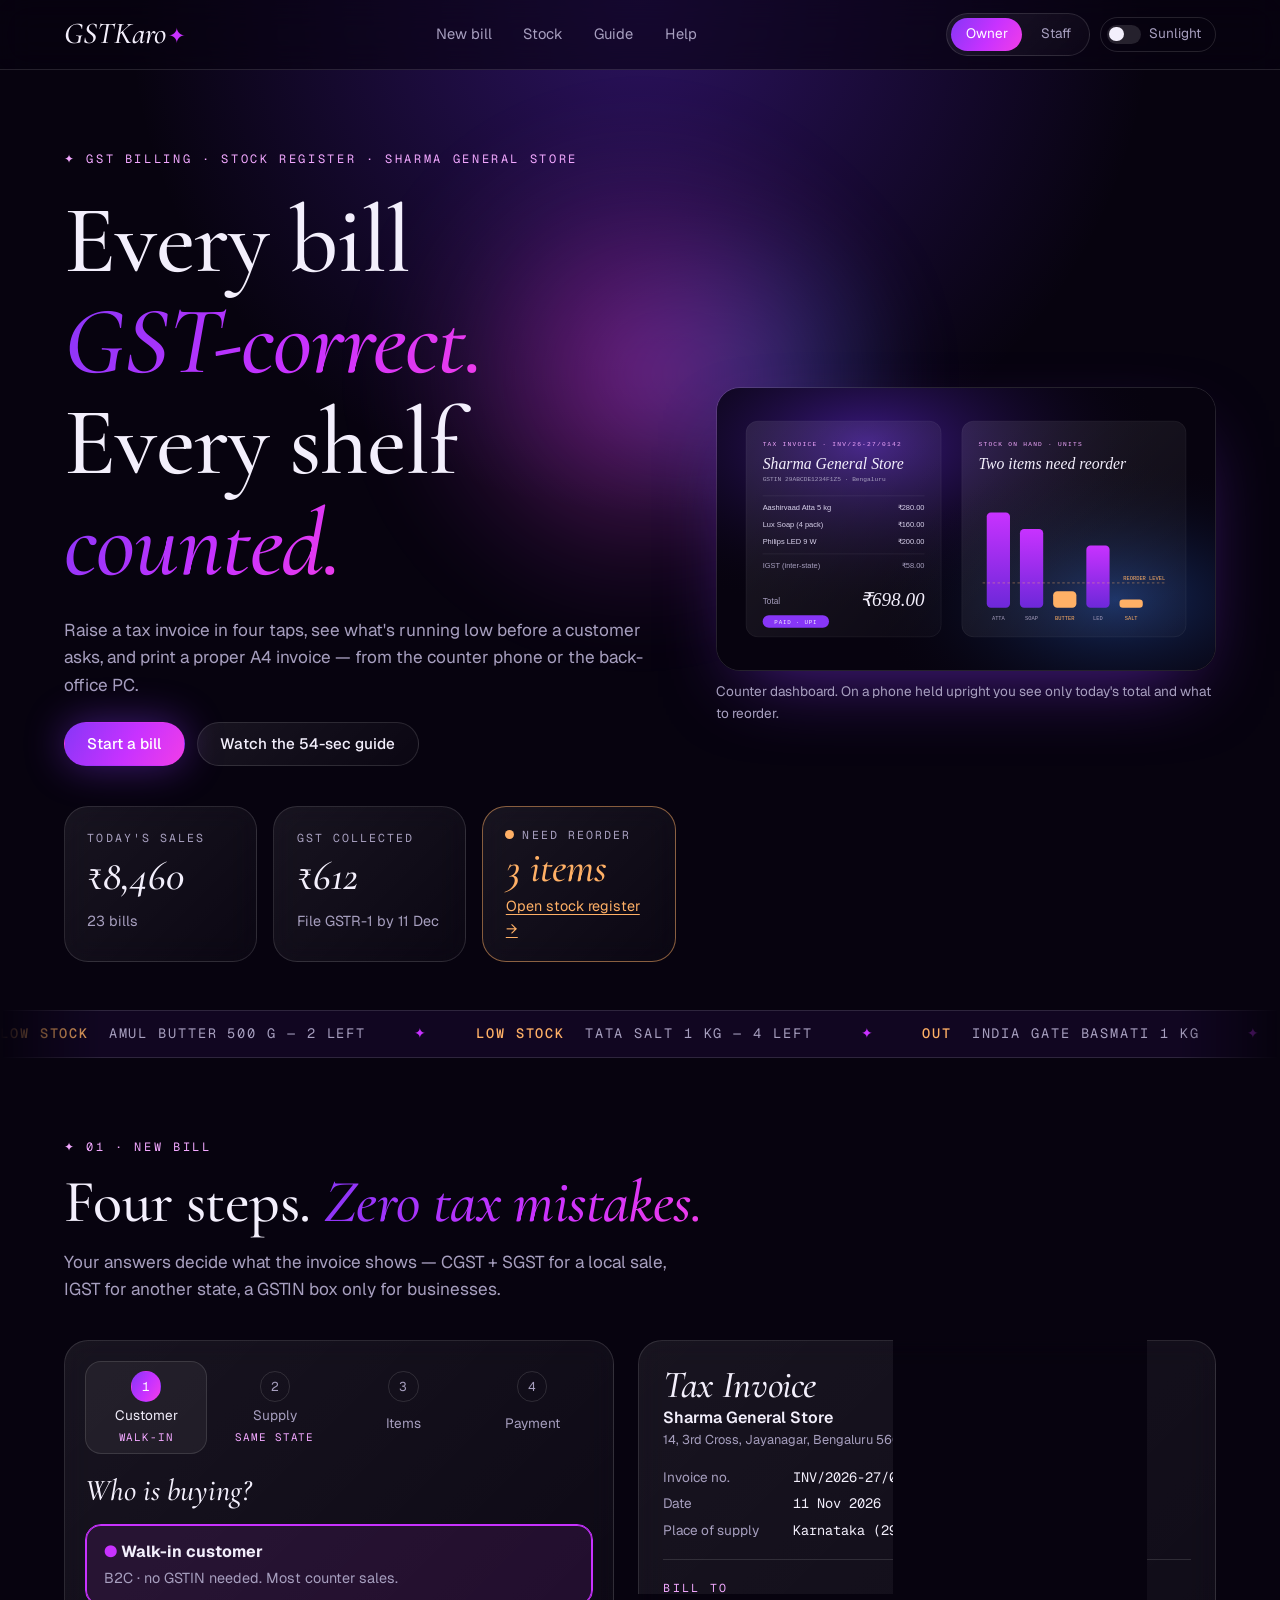
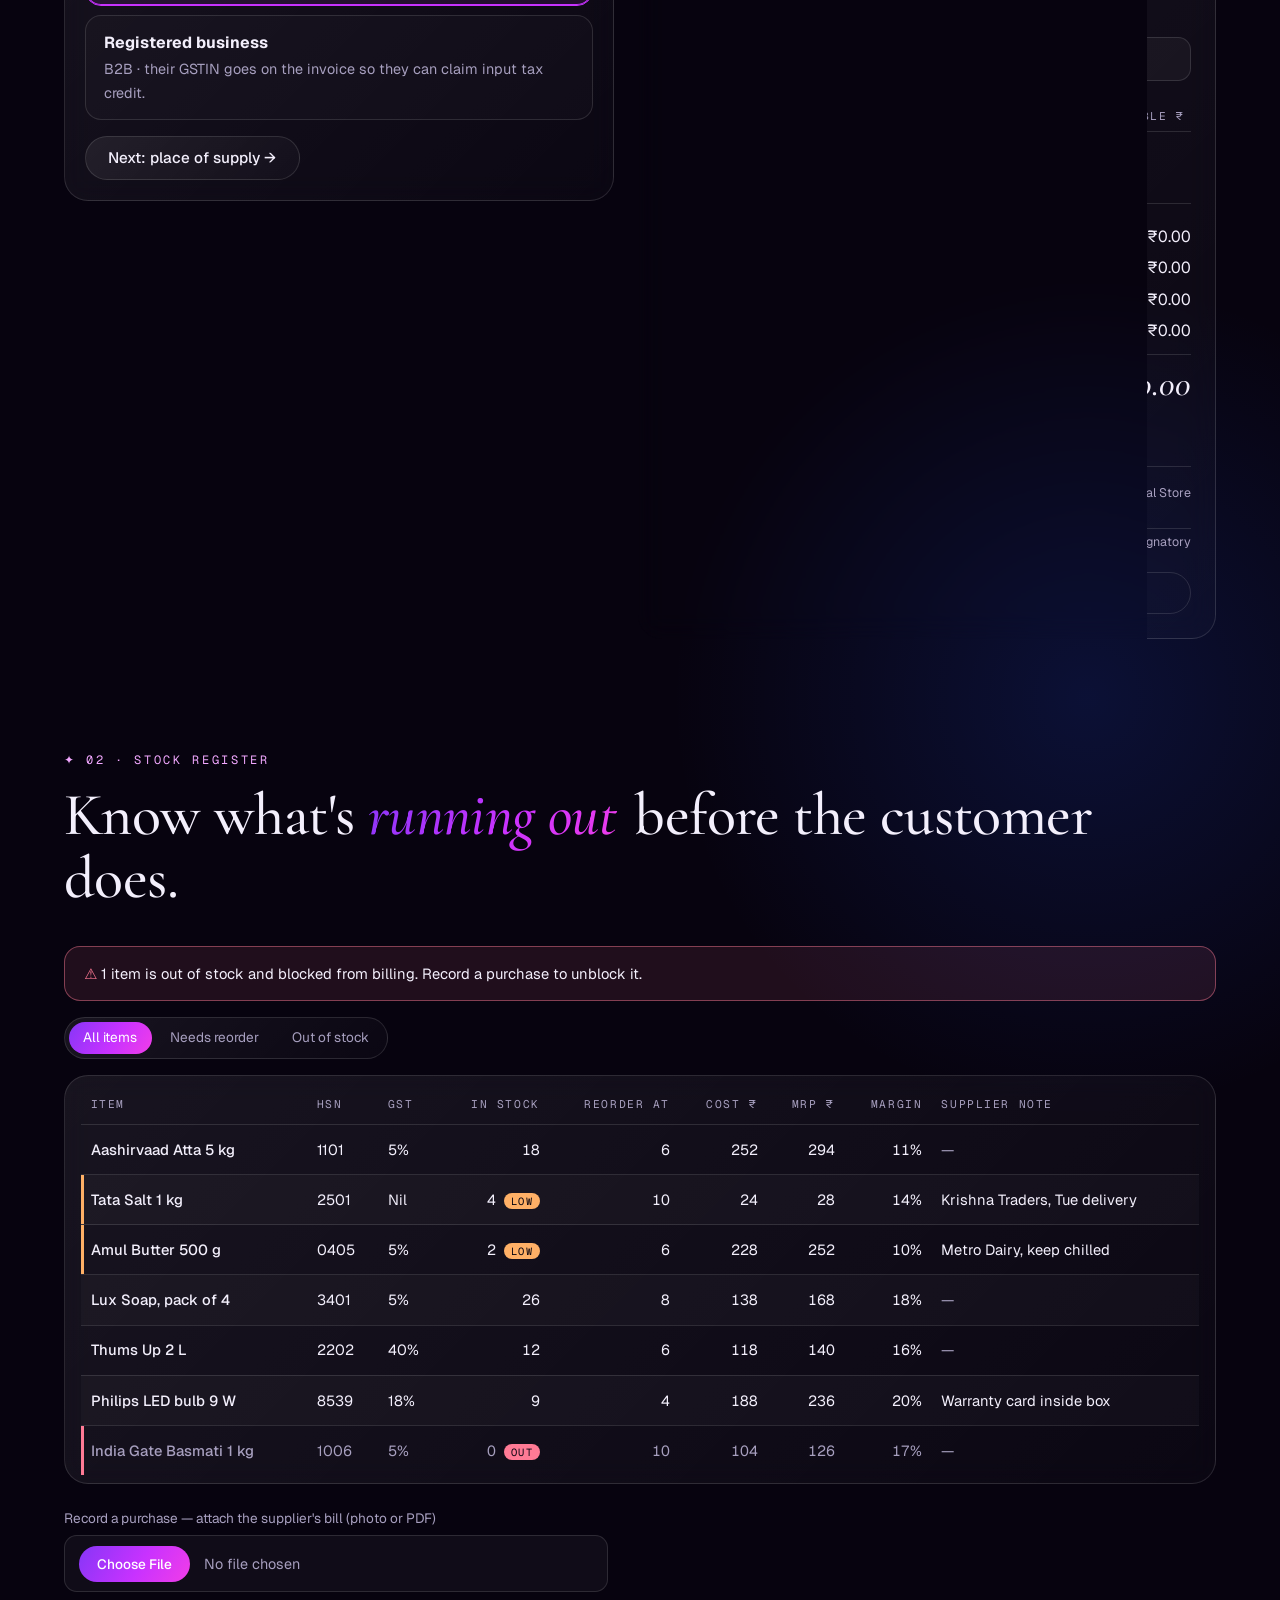
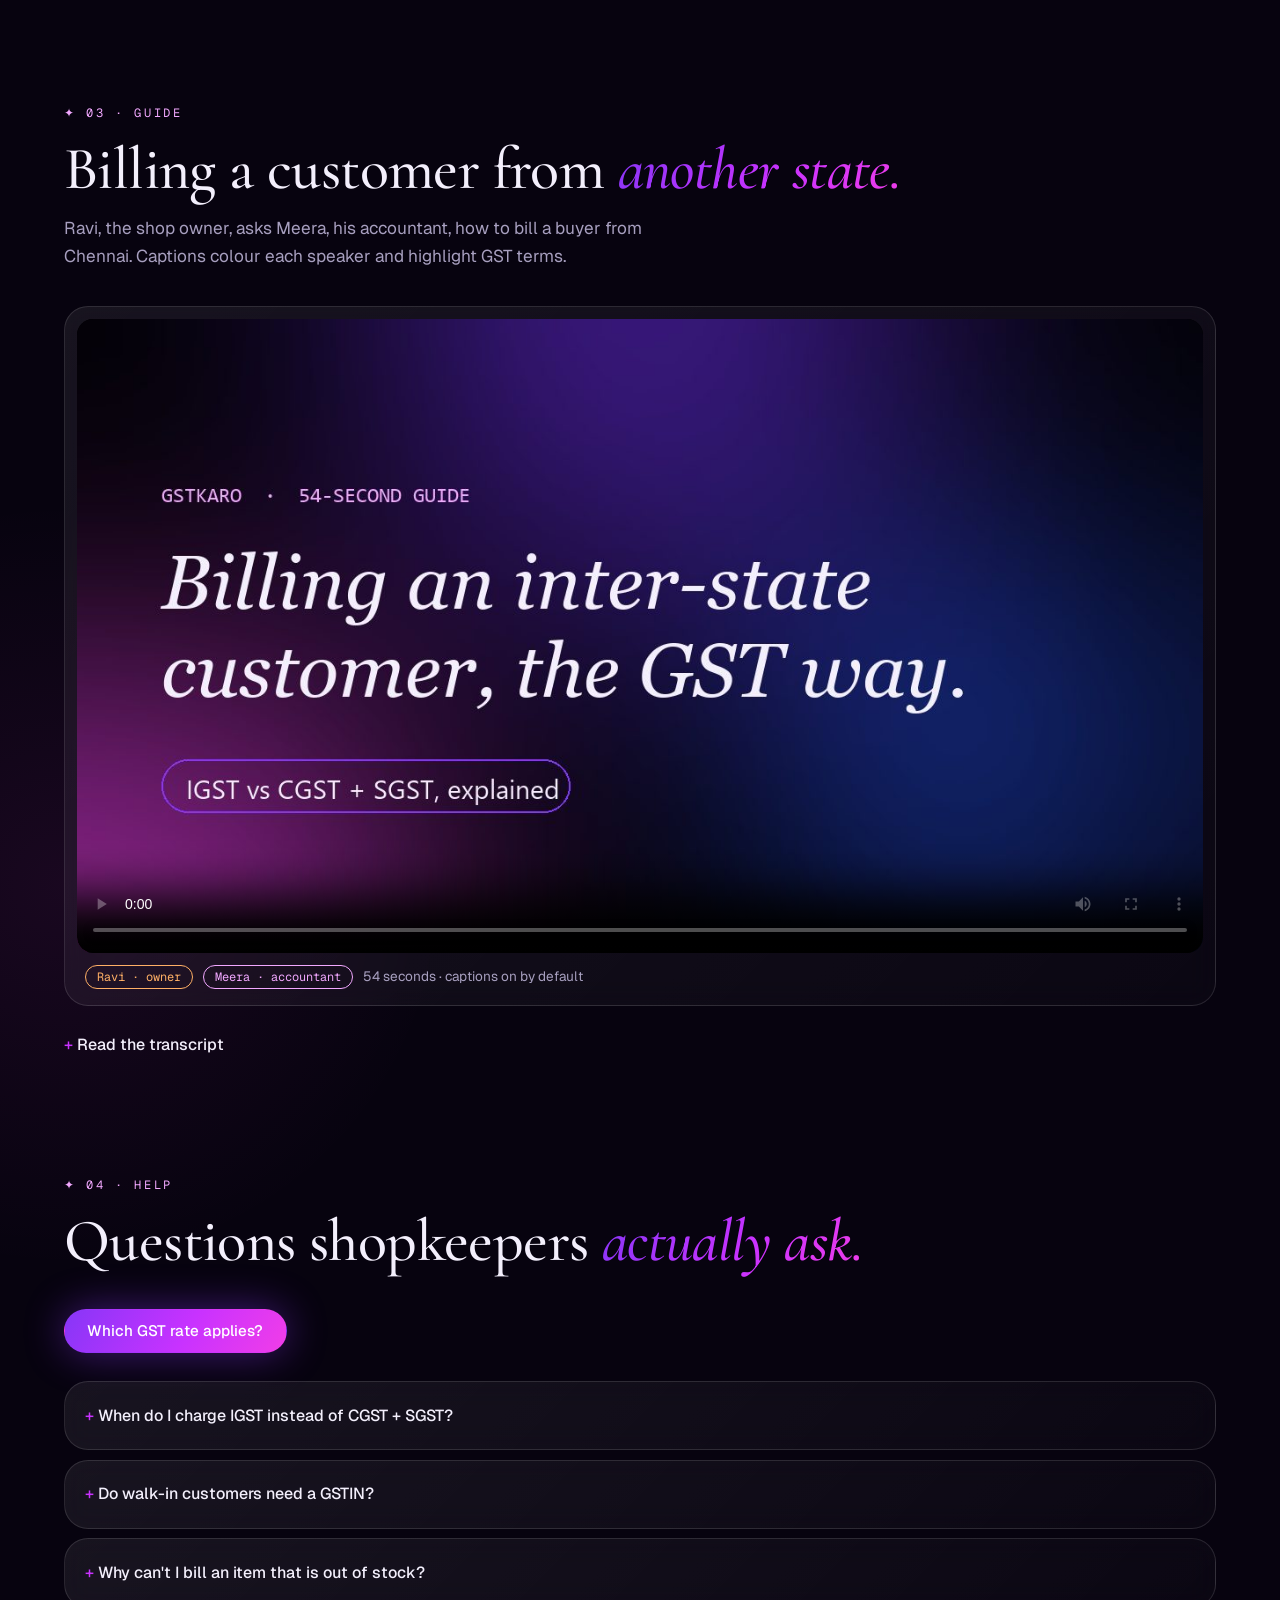
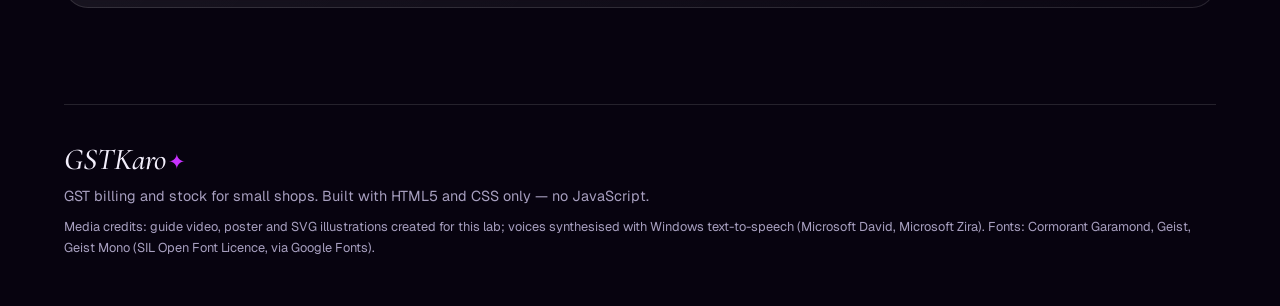
<file: Lab2/index.html>
<!doctype html>
<html lang="en-IN">
<head>
  <meta charset="utf-8">
  <meta name="viewport" content="width=device-width, initial-scale=1">
  <title>GSTKaro — GST Billing &amp; Stock for Small Shops</title>
  <meta name="description" content="GST-correct invoices and a live stock register for a small kirana shop. Built with HTML5 and CSS only.">
  <link rel="preconnect" href="https://fonts.googleapis.com">
  <link rel="preconnect" href="https://fonts.gstatic.com" crossorigin>
  <link rel="stylesheet" href="https://fonts.googleapis.com/css2?family=Cormorant+Garamond:ital,wght@0,500;1,400;1,500&family=Geist:wght@300..700&family=Geist+Mono:wght@400;500&display=swap">
  <link rel="stylesheet" href="styles.css">
</head>
<body>

<a class="skip" href="#bill">Skip to new bill</a>

<!-- ============ NAV ============ -->
<header class="nav">
  <a class="brand" href="#top" aria-label="GSTKaro home">GSTKaro<span aria-hidden="true">✦</span></a>

  <nav aria-label="Sections">
    <ul class="nav-links">
      <li><a href="#bill">New bill</a></li>
      <li><a href="#stock">Stock</a></li>
      <li><a href="#guide">Guide</a></li>
      <li><a href="#help">Help</a></li>
    </ul>
  </nav>

  <div class="nav-tools">
    <!-- Role switch: Staff cannot see cost price or margin -->
    <fieldset class="seg" aria-label="Signed in as">
      <legend class="sr-only">Signed in as</legend>
      <input type="radio" name="role" id="role-owner" class="sr-only" checked>
      <label for="role-owner">Owner</label>
      <input type="radio" name="role" id="role-staff" class="sr-only">
      <label for="role-staff">Staff</label>
    </fieldset>

    <!-- Sunlight mode: manual high-contrast light theme for a counter in daylight -->
    <input type="checkbox" id="sun" class="sr-only">
    <label for="sun" class="switch"><span class="switch-dot" aria-hidden="true"></span>Sunlight</label>
  </div>
</header>

<main id="top">

  <!-- ============ HERO ============ -->
  <section class="hero" aria-labelledby="hero-title">
    <div class="orb" aria-hidden="true"></div>

    <div class="hero-copy">
      <p class="eyebrow">✦ GST billing · Stock register · Sharma General Store</p>
      <h1 id="hero-title">Every bill <em>GST-correct.</em><br> Every shelf <em>counted.</em></h1>
      <p class="lead">Raise a tax invoice in four taps, see what's running low before a customer asks, and print a proper A4 invoice — from the counter phone or the back-office PC.</p>
      <div class="cta">
        <a class="btn btn-primary" href="#bill">Start a bill</a>
        <a class="btn btn-ghost" href="#guide">Watch the 54-sec guide</a>
      </div>
    </div>

    <ul class="stats" aria-label="Today at a glance">
      <li class="stat"><span class="stat-k">Today's sales</span><span class="stat-v">₹8,460</span><span class="stat-s">23 bills</span></li>
      <li class="stat"><span class="stat-k">GST collected</span><span class="stat-v">₹612</span><span class="stat-s">File GSTR-1 by 11 Dec</span></li>
      <li class="stat stat-alert"><span class="stat-k"><span class="pulse" aria-hidden="true"></span>Need reorder</span><span class="stat-v">3 items</span><a class="stat-s" href="#stock">Open stock register →</a></li>
    </ul>

    <!-- Art direction: a different image per context, not just a different size -->
    <figure class="hero-media">
      <picture>
        <source media="(prefers-contrast: more)" srcset="media/counter-contrast.svg">
        <source media="(orientation: portrait) and (width < 40rem)" srcset="media/counter-phone.svg">
        <img src="media/counter-wide.svg" width="1200" height="680"
             alt="Dashboard showing today's invoice for ₹698 next to a stock chart where butter and salt are below the reorder line.">
      </picture>
      <figcaption>Counter dashboard. On a phone held upright you see only today's total and what to reorder.</figcaption>
    </figure>
  </section>

  <!-- ============ TICKER ============ -->
  <div class="ticker" role="region" aria-label="Stock and filing alerts">
    <ul class="ticker-track">
      <li><b>Low stock</b> Amul Butter 500 g — 2 left</li>
      <li><b>Low stock</b> Tata Salt 1 kg — 4 left</li>
      <li><b>Out</b> India Gate Basmati 1 kg</li>
      <li><b>Due</b> GSTR-1 on 11 Dec</li>
      <li><b>Due</b> GSTR-3B on 20 Dec</li>
      <!-- duplicate set so the loop is seamless; hidden from screen readers -->
      <li aria-hidden="true"><b>Low stock</b> Amul Butter 500 g — 2 left</li>
      <li aria-hidden="true"><b>Low stock</b> Tata Salt 1 kg — 4 left</li>
      <li aria-hidden="true"><b>Out</b> India Gate Basmati 1 kg</li>
      <li aria-hidden="true"><b>Due</b> GSTR-1 on 11 Dec</li>
      <li aria-hidden="true"><b>Due</b> GSTR-3B on 20 Dec</li>
    </ul>
  </div>

  <!-- ============ NEW BILL (wizard + live invoice) ============ -->
  <section id="bill" class="section" aria-labelledby="bill-title">
    <header class="section-head">
      <p class="eyebrow">✦ 01 · New bill</p>
      <h2 id="bill-title">Four steps. <em>Zero tax mistakes.</em></h2>
      <p class="lead">Your answers decide what the invoice shows — CGST + SGST for a local sale, IGST for another state, a GSTIN box only for businesses.</p>
    </header>

    <form class="bill" action="#" autocomplete="off">

      <div class="wizard">
        <!-- Step tabs: radios, so arrow keys move between steps -->
        <fieldset class="stepper">
          <legend class="sr-only">Billing steps (use arrow keys to move)</legend>
          <input type="radio" name="step" id="s1" class="sr-only" checked>
          <label for="s1"><span class="step-n">1</span>Customer
            <small class="pick pick-b2c">Walk-in</small><small class="pick pick-b2b">Business</small></label>
          <input type="radio" name="step" id="s2" class="sr-only">
          <label for="s2"><span class="step-n">2</span>Supply
            <small class="pick pick-ka">Same state</small><small class="pick pick-other">Inter-state</small></label>
          <input type="radio" name="step" id="s3" class="sr-only">
          <label for="s3" class="step-items"><span class="step-n">3</span>Items</label>
          <input type="radio" name="step" id="s4" class="sr-only">
          <label for="s4"><span class="step-n">4</span>Payment</label>
        </fieldset>

        <!-- Step 1 -->
        <fieldset class="panel panel-1">
          <legend>Who is buying?</legend>
          <div class="options">
            <input type="radio" name="ctype" id="ct-b2c" class="sr-only" checked>
            <label for="ct-b2c" class="option">
              <strong>Walk-in customer</strong>
              <span>B2C · no GSTIN needed. Most counter sales.</span>
            </label>
            <input type="radio" name="ctype" id="ct-b2b" class="sr-only">
            <label for="ct-b2b" class="option">
              <strong>Registered business</strong>
              <span>B2B · their GSTIN goes on the invoice so they can claim input tax credit.</span>
            </label>
          </div>
          <label for="s2" class="btn btn-ghost next">Next: place of supply →</label>
        </fieldset>

        <!-- Step 2 -->
        <fieldset class="panel panel-2">
          <legend>Where is the buyer?</legend>
          <div class="options">
            <input type="radio" name="pos" id="pos-ka" class="sr-only" checked>
            <label for="pos-ka" class="option"><strong>Karnataka (29)</strong><span>Same state as the shop → CGST + SGST</span></label>
            <input type="radio" name="pos" id="pos-tn" class="sr-only">
            <label for="pos-tn" class="option"><strong>Tamil Nadu (33)</strong><span>Other state → IGST</span></label>
            <input type="radio" name="pos" id="pos-mh" class="sr-only">
            <label for="pos-mh" class="option"><strong>Maharashtra (27)</strong><span>Other state → IGST</span></label>
          </div>
          <p class="note note-intra">Local sale: the tax is split half to the Centre (CGST) and half to Karnataka (SGST).</p>
          <p class="note note-inter">Inter-state sale: the full rate is charged as IGST. CGST and SGST rows are removed from the invoice.</p>
          <label for="s3" class="btn btn-ghost next">Next: add items →</label>
        </fieldset>

        <!-- Step 3 -->
        <fieldset class="panel panel-3">
          <legend>Add items</legend>
          <ul class="picker">
            <li class="item">
              <input type="checkbox" id="it-atta">
              <label for="it-atta"><span class="item-name">Aashirvaad Atta 5 kg</span><span class="item-meta">HSN 1101 · ₹280</span></label>
              <span class="rate" data-rate="5%"></span>
              <span class="hint">Packaged, labelled flour falls in the 5% slab.</span>
            </li>
            <li class="item">
              <input type="checkbox" id="it-salt">
              <label for="it-salt"><span class="item-name">Tata Salt 1 kg</span><span class="item-meta">HSN 2501 · ₹28</span></label>
              <span class="rate rate-nil" data-rate="Nil"></span>
              <span class="hint">Common salt is nil-rated — no GST is added.</span>
            </li>
            <li class="item low">
              <input type="checkbox" id="it-butter">
              <label for="it-butter"><span class="item-name">Amul Butter 500 g</span><span class="item-meta">HSN 0405 · ₹240</span></label>
              <span class="rate" data-rate="5%"></span>
              <span class="hint">Only 2 left — reorder from Metro Dairy.</span>
            </li>
            <li class="item">
              <input type="checkbox" id="it-soap">
              <label for="it-soap"><span class="item-name">Lux Soap, pack of 4</span><span class="item-meta">HSN 3401 · ₹160</span></label>
              <span class="rate" data-rate="5%"></span>
              <span class="hint">Toilet soap moved to the 5% slab under GST 2.0.</span>
            </li>
            <li class="item">
              <input type="checkbox" id="it-cola">
              <label for="it-cola"><span class="item-name">Thums Up 2 L</span><span class="item-meta">HSN 2202 · ₹100</span></label>
              <span class="rate rate-high" data-rate="40%"></span>
              <span class="hint">Aerated drinks are in the 40% special slab.</span>
            </li>
            <li class="item">
              <input type="checkbox" id="it-led">
              <label for="it-led"><span class="item-name">Philips LED bulb 9 W</span><span class="item-meta">HSN 8539 · ₹200</span></label>
              <span class="rate" data-rate="18%"></span>
              <span class="hint">Electrical goods are in the standard 18% slab.</span>
            </li>
            <li class="item out">
              <input type="checkbox" id="it-rice" disabled>
              <label for="it-rice"><span class="item-name">India Gate Basmati 1 kg</span><span class="item-meta">HSN 1006 · ₹120</span></label>
              <span class="rate" data-rate="5%"></span>
              <span class="hint">Out of stock — cannot be billed until the next purchase entry.</span>
            </li>
          </ul>
          <label for="s4" class="btn btn-ghost next">Next: payment →</label>
        </fieldset>

        <!-- Step 4 -->
        <fieldset class="panel panel-4">
          <legend>How are they paying?</legend>
          <div class="options">
            <input type="radio" name="pay" id="pay-cash" class="sr-only" checked>
            <label for="pay-cash" class="option"><strong>Cash</strong><span>Paid at the counter.</span></label>
            <input type="radio" name="pay" id="pay-upi" class="sr-only">
            <label for="pay-upi" class="option"><strong>UPI</strong><span>The UPI link is printed on the invoice.</span></label>
            <input type="radio" name="pay" id="pay-credit" class="sr-only">
            <label for="pay-credit" class="option"><strong>Credit (udhaar)</strong><span>Needs a due date. Invoice is stamped PAYMENT DUE.</span></label>
          </div>
          <div class="field f-due">
            <label for="due">Payment due on</label>
            <input type="date" id="due" required min="2026-11-11">
            <span class="msg msg-err">Pick a due date for a credit sale.</span>
          </div>
          <p class="kbd-hint"><span class="hint-fine">Bill ready? Press <kbd>Ctrl</kbd> + <kbd>P</kbd> to print the A4 invoice.</span><span class="hint-coarse">Bill ready? Use your browser's <b>Share → Print</b> to print or save as PDF.</span></p>
        </fieldset>
      </div>

      <!-- ============ LIVE INVOICE (this is what prints) ============ -->
      <article class="invoice" id="invoice" aria-labelledby="inv-title">
        <header class="inv-head">
          <div>
            <p class="inv-kicker">Original for recipient</p>
            <h3 id="inv-title">Tax Invoice</h3>
            <p class="inv-shop">Sharma General Store</p>
            <p class="inv-small">14, 3rd Cross, Jayanagar, Bengaluru 560011 · GSTIN 29ABCDE1234F1Z5</p>
          </div>
          <dl class="inv-meta">
            <div><dt>Invoice no.</dt><dd>INV/2026-27/0142</dd></div>
            <div><dt>Date</dt><dd>11 Nov 2026</dd></div>
            <div><dt>Place of supply</dt><dd><span class="pick pick-ka">Karnataka (29)</span><span class="pick pick-tn">Tamil Nadu (33)</span><span class="pick pick-mh">Maharashtra (27)</span></dd></div>
          </dl>
          <p class="stamp" aria-label="Payment due">Payment due</p>
        </header>

        <div class="billto">
          <p class="billto-k">Bill to</p>
          <div class="field f-name">
            <label for="cust-name">Customer / business name</label>
            <input type="text" id="cust-name" placeholder="Walk-in customer">
            <span class="msg msg-warn">A business name is required on a B2B invoice.</span>
          </div>
          <div class="field f-gstin">
            <label for="gstin">Buyer GSTIN</label>
            <input type="text" id="gstin" required maxlength="15" spellcheck="false"
                   pattern="[0-9]{2}[A-Za-z]{5}[0-9]{4}[A-Za-z][1-9A-Za-z][Zz][0-9A-Za-z]"
                   placeholder="33AAACR4849R1ZK" aria-describedby="gstin-help">
            <span class="msg msg-help" id="gstin-help">15 characters: state code, PAN, entity no., Z, check digit.</span>
            <span class="msg msg-err">That isn't a valid GSTIN format — check the 15 characters.</span>
            <span class="msg msg-ok">GSTIN format looks right.</span>
          </div>
        </div>

        <table class="inv-table">
          <caption class="sr-only">Items on this invoice</caption>
          <thead>
            <tr><th scope="col">#</th><th scope="col">Item</th><th scope="col">HSN</th><th scope="col">GST</th><th scope="col" class="num">Taxable ₹</th></tr>
          </thead>
          <tbody>
            <!-- --p price, --c CGST (= SGST), --i IGST, --t line total. Hidden rows do not count. -->
            <tr class="inv-row" data-item="atta"   style="--p:280; --c:7;  --i:14; --t:294"><td></td><td data-label="Item">Aashirvaad Atta 5 kg</td><td data-label="HSN">1101</td><td data-label="GST">5%</td><td data-label="Taxable ₹" class="num">280.00</td></tr>
            <tr class="inv-row" data-item="salt"   style="--p:28;  --c:0;  --i:0;  --t:28"><td></td><td data-label="Item">Tata Salt 1 kg</td><td data-label="HSN">2501</td><td data-label="GST">Nil</td><td data-label="Taxable ₹" class="num">28.00</td></tr>
            <tr class="inv-row" data-item="butter" style="--p:240; --c:6;  --i:12; --t:252"><td></td><td data-label="Item">Amul Butter 500 g</td><td data-label="HSN">0405</td><td data-label="GST">5%</td><td data-label="Taxable ₹" class="num">240.00</td></tr>
            <tr class="inv-row" data-item="soap"   style="--p:160; --c:4;  --i:8;  --t:168"><td></td><td data-label="Item">Lux Soap, pack of 4</td><td data-label="HSN">3401</td><td data-label="GST">5%</td><td data-label="Taxable ₹" class="num">160.00</td></tr>
            <tr class="inv-row" data-item="cola"   style="--p:100; --c:20; --i:40; --t:140"><td></td><td data-label="Item">Thums Up 2 L</td><td data-label="HSN">2202</td><td data-label="GST">40%</td><td data-label="Taxable ₹" class="num">100.00</td></tr>
            <tr class="inv-row" data-item="led"    style="--p:200; --c:18; --i:36; --t:236"><td></td><td data-label="Item">Philips LED bulb 9 W</td><td data-label="HSN">8539</td><td data-label="GST">18%</td><td data-label="Taxable ₹" class="num">200.00</td></tr>
            <tr class="inv-empty"><td colspan="5">No items yet. Tick items in step 3 and they appear here.</td></tr>
          </tbody>
        </table>

        <dl class="totals">
          <div><dt>Taxable value</dt><dd class="sum sum-sub"></dd></div>
          <div class="row-intra"><dt>CGST</dt><dd class="sum sum-cgst"></dd></div>
          <div class="row-intra"><dt>SGST</dt><dd class="sum sum-cgst"></dd></div>
          <div class="row-inter"><dt>IGST</dt><dd class="sum sum-igst"></dd></div>
          <div class="grand"><dt>Invoice total</dt><dd class="sum sum-total"></dd></div>
        </dl>

        <p class="paid-by">
          <span class="pick pick-cash">Paid in cash.</span>
          <span class="pick pick-upi">Pay by UPI: <a href="upi://pay?pa=sharmastore@okaxis&amp;pn=Sharma%20General%20Store&amp;cu=INR">sharmastore@okaxis</a></span>
          <span class="pick pick-credit">Credit sale — balance payable by the due date above.</span>
        </p>

        <footer class="inv-foot">
          <p>Goods once sold are exchanged within 7 days with bill. Returns policy: <a href="https://sharmastore.example/returns">sharmastore.example/returns</a></p>
          <p class="sign">for Sharma General Store<br><span>Authorised signatory</span></p>
        </footer>

        <!-- Status line: driven entirely by :has() on the form -->
        <p class="status" role="status">
          <span class="st st-empty">Bill is empty — add at least one item.</span>
          <span class="st st-fix">Fix the highlighted field before printing.</span>
          <span class="st st-ready">Ready to print ✓</span>
        </p>
      </article>

      <!-- Phone only: running total stays in reach of the thumb -->
      <a class="mobilebar" href="#invoice">
        <span>Total</span><span class="sum sum-total"></span><span class="mobilebar-go">Review bill ↑</span>
      </a>
    </form>
  </section>

  <!-- ============ STOCK ============ -->
  <section id="stock" class="section stock" aria-labelledby="stock-title">
    <header class="section-head">
      <p class="eyebrow">✦ 02 · Stock register</p>
      <h2 id="stock-title">Know what's <em>running out</em> before the customer does.</h2>
    </header>

    <p class="alert alert-out">1 item is out of stock and blocked from billing. Record a purchase to unblock it.</p>
    <p class="staff-note">Staff view — cost price and margin are hidden.</p>

    <div class="filters" role="radiogroup" aria-label="Show">
      <input type="radio" name="filter" id="f-all" class="sr-only" checked><label for="f-all">All items</label>
      <input type="radio" name="filter" id="f-low" class="sr-only"><label for="f-low">Needs reorder</label>
      <input type="radio" name="filter" id="f-out" class="sr-only"><label for="f-out">Out of stock</label>
    </div>

    <div class="table-wrap">
      <table class="stock-table">
        <caption class="sr-only">Current stock with reorder levels</caption>
        <thead>
          <tr>
            <th scope="col">Item</th><th scope="col">HSN</th><th scope="col">GST</th>
            <th scope="col" class="num">In stock</th><th scope="col" class="num">Reorder at</th>
            <th scope="col" class="num owner">Cost ₹</th><th scope="col" class="num">MRP ₹</th>
            <th scope="col" class="num owner">Margin</th><th scope="col">Supplier note</th>
          </tr>
        </thead>
        <tbody>
          <tr><th scope="row" data-label="Item">Aashirvaad Atta 5 kg</th><td data-label="HSN">1101</td><td data-label="GST">5%</td><td data-label="In stock" class="num qty">18</td><td data-label="Reorder at" class="num">6</td><td data-label="Cost ₹" class="num owner">252</td><td data-label="MRP ₹" class="num">294</td><td data-label="Margin" class="num owner">11%</td><td data-label="Supplier note"></td></tr>
          <tr class="low"><th scope="row" data-label="Item">Tata Salt 1 kg</th><td data-label="HSN">2501</td><td data-label="GST">Nil</td><td data-label="In stock" class="num qty" data-status="LOW">4</td><td data-label="Reorder at" class="num">10</td><td data-label="Cost ₹" class="num owner">24</td><td data-label="MRP ₹" class="num">28</td><td data-label="Margin" class="num owner">14%</td><td data-label="Supplier note">Krishna Traders, Tue delivery</td></tr>
          <tr class="low"><th scope="row" data-label="Item">Amul Butter 500 g</th><td data-label="HSN">0405</td><td data-label="GST">5%</td><td data-label="In stock" class="num qty" data-status="LOW">2</td><td data-label="Reorder at" class="num">6</td><td data-label="Cost ₹" class="num owner">228</td><td data-label="MRP ₹" class="num">252</td><td data-label="Margin" class="num owner">10%</td><td data-label="Supplier note">Metro Dairy, keep chilled</td></tr>
          <tr><th scope="row" data-label="Item">Lux Soap, pack of 4</th><td data-label="HSN">3401</td><td data-label="GST">5%</td><td data-label="In stock" class="num qty">26</td><td data-label="Reorder at" class="num">8</td><td data-label="Cost ₹" class="num owner">138</td><td data-label="MRP ₹" class="num">168</td><td data-label="Margin" class="num owner">18%</td><td data-label="Supplier note"></td></tr>
          <tr><th scope="row" data-label="Item">Thums Up 2 L</th><td data-label="HSN">2202</td><td data-label="GST">40%</td><td data-label="In stock" class="num qty">12</td><td data-label="Reorder at" class="num">6</td><td data-label="Cost ₹" class="num owner">118</td><td data-label="MRP ₹" class="num">140</td><td data-label="Margin" class="num owner">16%</td><td data-label="Supplier note"></td></tr>
          <tr><th scope="row" data-label="Item">Philips LED bulb 9 W</th><td data-label="HSN">8539</td><td data-label="GST">18%</td><td data-label="In stock" class="num qty">9</td><td data-label="Reorder at" class="num">4</td><td data-label="Cost ₹" class="num owner">188</td><td data-label="MRP ₹" class="num">236</td><td data-label="Margin" class="num owner">20%</td><td data-label="Supplier note">Warranty card inside box</td></tr>
          <tr class="out"><th scope="row" data-label="Item">India Gate Basmati 1 kg</th><td data-label="HSN">1006</td><td data-label="GST">5%</td><td data-label="In stock" class="num qty" data-status="OUT">0</td><td data-label="Reorder at" class="num">10</td><td data-label="Cost ₹" class="num owner">104</td><td data-label="MRP ₹" class="num">126</td><td data-label="Margin" class="num owner">17%</td><td data-label="Supplier note"></td></tr>
        </tbody>
      </table>
    </div>

    <div class="field upload">
      <label for="purchase">Record a purchase — attach the supplier's bill (photo or PDF)</label>
      <input type="file" id="purchase" accept="image/*,.pdf">
    </div>
  </section>

  <!-- ============ GUIDE VIDEO ============ -->
  <section id="guide" class="section guide" aria-labelledby="guide-title">
    <header class="section-head">
      <p class="eyebrow">✦ 03 · Guide</p>
      <h2 id="guide-title">Billing a customer from <em>another state.</em></h2>
      <p class="lead">Ravi, the shop owner, asks Meera, his accountant, how to bill a buyer from Chennai. Captions colour each speaker and highlight GST terms.</p>
    </header>

    <figure class="video-card">
      <video controls preload="metadata" poster="media/guide-poster.jpg" width="1280" height="720">
        <source src="media/billing-guide.mp4" type="video/mp4">
        <track kind="captions" src="captions.vtt" srclang="en" label="English captions" default>
        <track kind="chapters" src="chapters.vtt" srclang="en" label="Chapters">
        Your browser can't play this video. <a href="media/billing-guide.mp4">Download the guide (MP4, 0.5 MB)</a>.
      </video>
      <figcaption>
        <span class="who who-ravi">Ravi · owner</span>
        <span class="who who-meera">Meera · accountant</span>
        54 seconds · captions on by default
      </figcaption>
    </figure>

    <details class="transcript">
      <summary>Read the transcript</summary>
      <ol class="chapters">
        <li><b>The problem.</b> Ravi: A customer from Chennai wants a bag of atta and some soap. How do I bill this?</li>
        <li><b>Customer type and place of supply.</b> Meera: Pick the customer type — they have a GSTIN, so choose business. Chennai is in Tamil Nadu, another state.</li>
        <li><b>IGST vs CGST + SGST.</b> Meera: For an inter-state sale the bill shows IGST at the full rate. Out-of-stock items are greyed out.</li>
        <li><b>Printing.</b> Meera: Press Ctrl + P. The page prints as a proper A4 tax invoice.</li>
      </ol>
    </details>
  </section>

  <!-- ============ HELP ============ -->
  <section id="help" class="section help" aria-labelledby="help-title">
    <header class="section-head">
      <p class="eyebrow">✦ 04 · Help</p>
      <h2 id="help-title">Questions shopkeepers <em>actually ask.</em></h2>
    </header>

    <button class="btn btn-primary" type="button" popovertarget="rates">Which GST rate applies?</button>

    <div id="rates" popover class="popover">
      <h3>GST 2.0 slabs at a glance</h3>
      <ul class="slabs">
        <li><b>Nil</b> Salt, fresh milk, unbranded atta</li>
        <li><b>5%</b> Packaged food, butter, soap, toothpaste</li>
        <li><b>18%</b> Electricals, most other goods</li>
        <li><b>40%</b> Aerated drinks, tobacco</li>
      </ul>
      <p class="inv-small">Illustrative only — confirm the rate for each HSN on the CBIC portal.</p>
      <button class="btn btn-ghost" type="button" popovertarget="rates" popovertargetaction="hide">Close</button>
    </div>

    <div class="faq">
      <details name="faq">
        <summary>When do I charge IGST instead of CGST + SGST?</summary>
        <p>When the place of supply is a different state from your shop. Karnataka to Karnataka is CGST + SGST; Karnataka to Tamil Nadu is IGST.</p>
      </details>
      <details name="faq">
        <summary>Do walk-in customers need a GSTIN?</summary>
        <p>No. Only registered businesses give a GSTIN, so they can claim input tax credit on what they buy from you.</p>
      </details>
      <details name="faq">
        <summary>Why can't I bill an item that is out of stock?</summary>
        <p>Billing it would push stock below zero and your register would no longer match the shelf. Record the purchase first.</p>
      </details>
    </div>
  </section>
</main>

<footer class="site-foot">
  <p class="brand">GSTKaro<span aria-hidden="true">✦</span></p>
  <p>GST billing and stock for small shops. Built with HTML5 and CSS only — no JavaScript.</p>
  <p class="credits">Media credits: guide video, poster and SVG illustrations created for this lab; voices synthesised with Windows text-to-speech (Microsoft David, Microsoft Zira). Fonts: Cormorant Garamond, Geist, Geist Mono (SIL Open Font Licence, via Google Fonts).</p>
</footer>

</body>
</html>
</file>
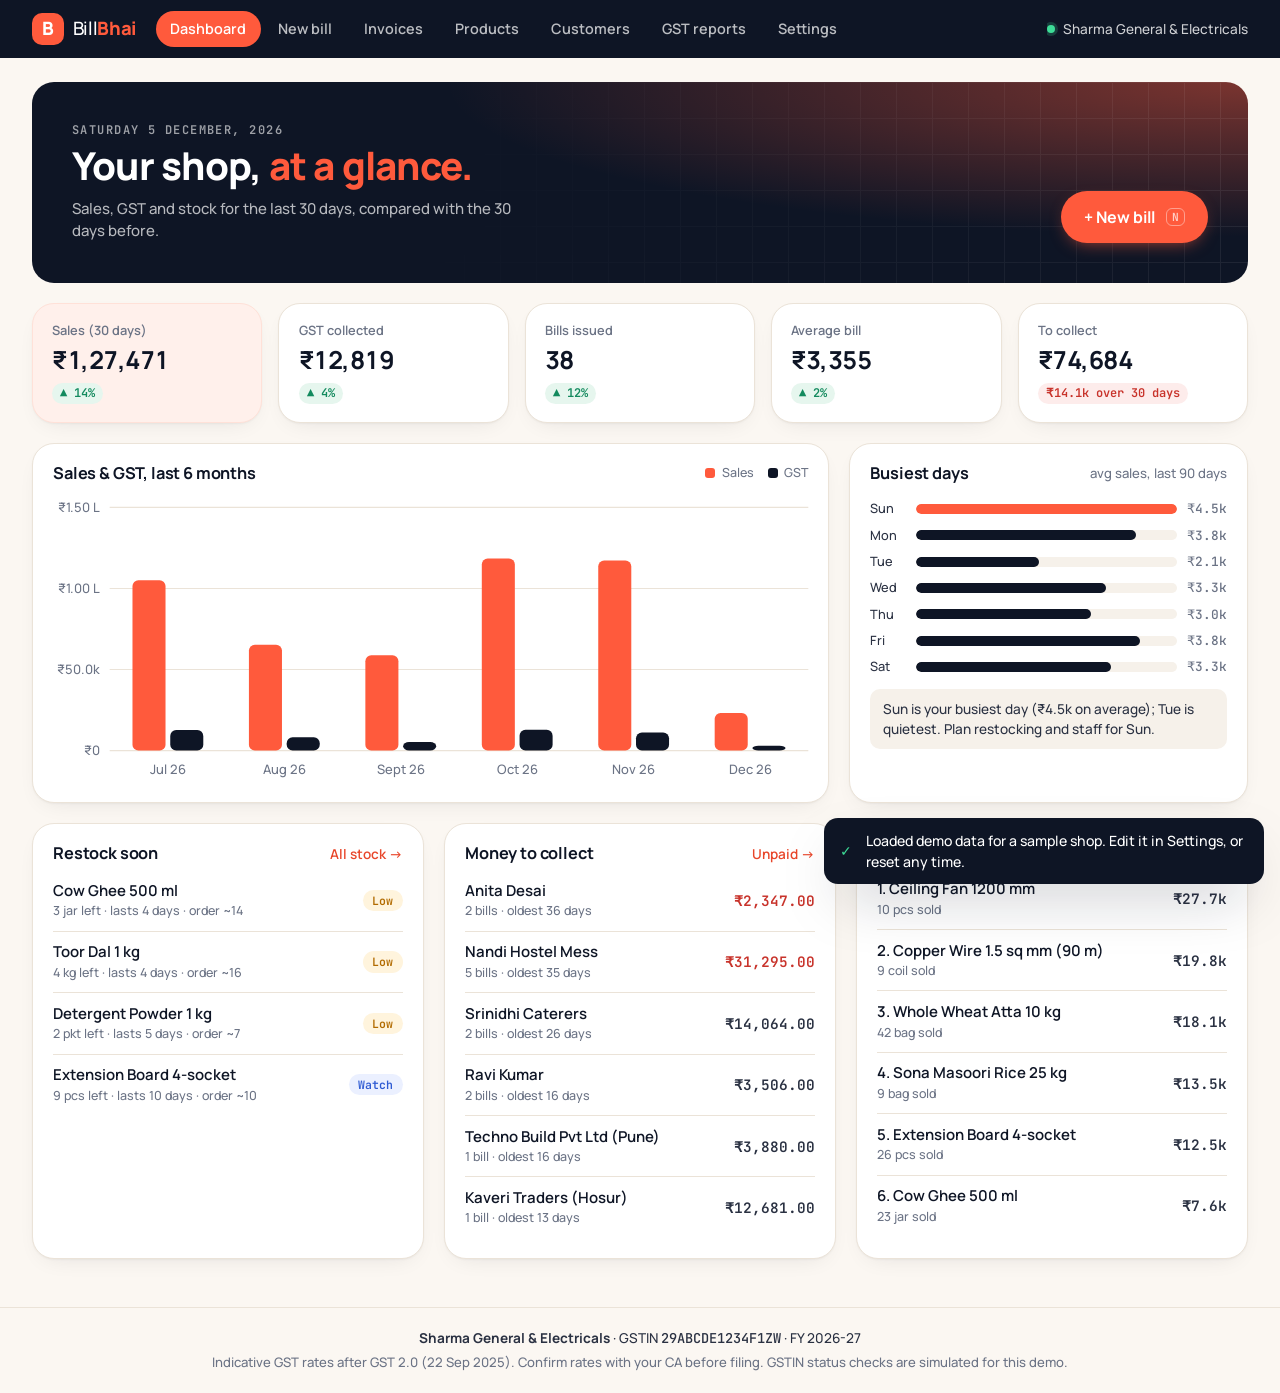
<file: Lab3/index.html>
<!doctype html>
<html lang="en-IN">
<head>
  <meta charset="utf-8">
  <meta name="viewport" content="width=device-width, initial-scale=1">
  <title>BillBhai · GST Billing</title>
  <meta name="description" content="GST invoicing, stock and GSTR-1 summaries for small shop owners.">
  <link rel="icon" href="data:image/svg+xml,%3Csvg xmlns='http://www.w3.org/2000/svg' viewBox='0 0 32 32'%3E%3Crect width='32' height='32' rx='9' fill='%23FF5A3C'/%3E%3Cpath d='M10 9h9a4 4 0 0 1 0 8h-9zm0 8h10a4 4 0 0 1 0 8H10z' fill='none' stroke='white' stroke-width='2.6' stroke-linejoin='round'/%3E%3C/svg%3E">
  <link rel="preconnect" href="https://fonts.googleapis.com">
  <link rel="preconnect" href="https://fonts.gstatic.com" crossorigin>
  <link href="https://fonts.googleapis.com/css2?family=Manrope:wght@400;500;600;700;800&family=JetBrains+Mono:wght@400;600&display=swap" rel="stylesheet">
  <link rel="stylesheet" href="css/styles.css">
</head>
<body>
  <a class="skip" href="#main">Skip to content</a>

  <header class="topbar">
    <div class="topbar__inner">
      <a class="brand" href="#dashboard" aria-label="BillBhai home">
        <span class="brand__mark" aria-hidden="true">B</span>
        <span class="brand__text">Bill<b>Bhai</b></span>
      </a>
      <nav class="tabs" aria-label="Main">
        <a href="#dashboard" data-view="dashboard">Dashboard</a>
        <a href="#new" data-view="new">New bill</a>
        <a href="#invoices" data-view="invoices">Invoices</a>
        <a href="#products" data-view="products">Products</a>
        <a href="#customers" data-view="customers">Customers</a>
        <a href="#reports" data-view="reports">GST reports</a>
        <a href="#settings" data-view="settings">Settings</a>
      </nav>
      <div class="topbar__shop">
        <span class="status-dot" id="saveDot" title="All changes saved on this device"></span>
        <span id="shopNameTop">—</span>
      </div>
    </div>
  </header>

  <main id="main" tabindex="-1">
    <!-- ================= DASHBOARD ================= -->
    <section class="view" id="view-dashboard" aria-labelledby="h-dash">
      <div class="hero">
        <div>
          <p class="eyebrow" id="dashDate">—</p>
          <h1 id="h-dash">Your shop, <em>at a glance.</em></h1>
          <p class="hero__sub">Sales, GST and stock for the last 30 days, compared with the 30 days before.</p>
        </div>
        <a href="#new" class="btn btn--primary btn--lg">+ New bill <kbd>N</kbd></a>
      </div>
      <div class="kpis" id="kpis"></div>
      <div class="grid grid--2-1">
        <article class="card">
          <header class="card__head"><h2>Sales &amp; GST, last 6 months</h2><span class="legend"><i class="sw sw--sales"></i>Sales <i class="sw sw--tax"></i>GST</span></header>
          <div id="monthlyChart" class="chart"></div>
        </article>
        <article class="card">
          <header class="card__head"><h2>Busiest days</h2><span class="muted small">avg sales, last 90 days</span></header>
          <div id="weekdayChart"></div>
          <p class="insight" id="weekdayInsight"></p>
        </article>
      </div>
      <div class="grid grid--3">
        <article class="card">
          <header class="card__head"><h2>Restock soon</h2><a href="#products" class="link">All stock →</a></header>
          <ul class="list" id="restockList"></ul>
        </article>
        <article class="card">
          <header class="card__head"><h2>Money to collect</h2><a href="#invoices" class="link" data-filter="unpaid">Unpaid →</a></header>
          <ul class="list" id="receivableList"></ul>
        </article>
        <article class="card">
          <header class="card__head"><h2>Top sellers, 30 days</h2></header>
          <ul class="list" id="topList"></ul>
        </article>
      </div>
    </section>

    <!-- ================= NEW BILL ================= -->
    <section class="view" id="view-new" aria-labelledby="h-new" hidden>
      <div class="page-head">
        <div><p class="eyebrow" id="nextNumber">INV/—</p><h1 id="h-new">New tax invoice</h1></div>
        <button type="button" class="btn btn--ghost" id="clearBill">Clear bill</button>
      </div>
      <form id="billForm" class="bill" novalidate autocomplete="off">
        <div class="bill__main">
          <fieldset class="card">
            <legend class="card__legend">Customer</legend>
            <div class="form-grid">
              <label class="field field--wide">
                <span>Customer <small>leave empty for a walk-in sale</small></span>
                <input list="customerOptions" id="billCustomer" placeholder="Search name, phone or GSTIN…">
                <datalist id="customerOptions"></datalist>
              </label>
              <label class="field">
                <span>Bill date</span>
                <input type="date" id="billDate" required>
              </label>
              <label class="field">
                <span>Customer GSTIN <small>for B2B bills</small></span>
                <div class="input-status">
                  <input id="billGstin" maxlength="15" placeholder="15-character GSTIN" spellcheck="false" aria-describedby="gstinStatus">
                  <button type="button" class="btn btn--small" id="retryGstin" hidden>Retry</button>
                </div>
                <output id="gstinStatus" class="status" aria-live="polite"></output>
              </label>
              <label class="field">
                <span>Place of supply</span>
                <select id="billPos" required></select>
              </label>
              <label class="field">
                <span>Payment</span>
                <select id="billPayment">
                  <option value="cash">Cash</option><option value="upi">UPI</option><option value="card">Card</option>
                  <option value="bank">Bank transfer</option><option value="credit">On credit (unpaid)</option>
                </select>
              </label>
            </div>
          </fieldset>

          <fieldset class="card">
            <legend class="card__legend">Items</legend>
            <div class="table-wrap">
              <table class="lines">
                <thead><tr><th>Product</th><th class="num">Qty</th><th class="num">Price ₹</th><th class="num">Disc ₹</th><th class="num">GST</th><th class="num">Amount</th><th><span class="sr">Remove</span></th></tr></thead>
                <tbody id="lineRows"></tbody>
              </table>
            </div>
            <div class="lines__foot">
              <button type="button" class="btn btn--soft" id="addLine">+ Add item <kbd>Alt+A</kbd></button>
              <div id="suggestions" class="suggest" aria-live="polite"></div>
            </div>
            <p class="error-text" id="linesError" role="alert"></p>
          </fieldset>
          <label class="field card">
            <span>Notes on bill <small>optional</small></span>
            <input id="billNotes" maxlength="200" placeholder="e.g. Delivered to site, Whitefield">
          </label>
        </div>

        <aside class="bill__side">
          <div class="card summary">
            <h2>Bill summary</h2>
            <dl class="totals" id="billTotals"></dl>
            <p class="words" id="billWords"></p>
            <button type="submit" class="btn btn--primary btn--block btn--lg" id="saveBill">Save &amp; issue invoice</button>
            <p class="muted small center">Ctrl + Enter to save</p>
          </div>
          <div class="card guard">
            <header class="card__head"><h2><span class="guard__icon" aria-hidden="true">◆</span> Invoice Guard</h2><span class="pill" id="guardCount">0</span></header>
            <ul class="guard__list" id="guardList" aria-live="polite"></ul>
          </div>
        </aside>
      </form>
    </section>

    <!-- ================= INVOICES ================= -->
    <section class="view" id="view-invoices" aria-labelledby="h-inv" hidden>
      <div class="page-head">
        <div><p class="eyebrow">Sales register</p><h1 id="h-inv">Invoices</h1></div>
        <button type="button" class="btn btn--ghost" id="exportInvoices">Export CSV</button>
      </div>
      <div class="card filters">
        <label class="field field--grow"><span>Search</span><input type="search" id="invSearch" placeholder="Invoice no., customer, GSTIN or item…"></label>
        <label class="field"><span>Status</span>
          <select id="invStatus"><option value="all">All</option><option value="paid">Paid</option><option value="unpaid">Unpaid</option><option value="cancelled">Cancelled</option></select></label>
        <label class="field"><span>Type</span>
          <select id="invType"><option value="all">All</option><option value="b2b">B2B (with GSTIN)</option><option value="b2c">B2C</option><option value="inter">Inter-state</option></select></label>
        <label class="field"><span>From</span><input type="date" id="invFrom"></label>
        <label class="field"><span>To</span><input type="date" id="invTo"></label>
      </div>
      <p class="muted small" id="invSummary" aria-live="polite"></p>
      <div class="card card--flush table-wrap">
        <table class="table" id="invTable">
          <thead><tr><th>Invoice</th><th>Date</th><th>Customer</th><th>Type</th><th class="num">Taxable</th><th class="num">GST</th><th class="num">Total</th><th>Status</th></tr></thead>
          <tbody></tbody>
        </table>
      </div>
      <div class="pager"><button class="btn btn--ghost btn--small" id="invMore" hidden>Show more</button></div>
    </section>

    <!-- ================= PRODUCTS ================= -->
    <section class="view" id="view-products" aria-labelledby="h-prod" hidden>
      <div class="page-head">
        <div><p class="eyebrow">Stock</p><h1 id="h-prod">Products</h1></div>
        <button type="button" class="btn btn--primary" id="addProduct">+ Add product</button>
      </div>
      <div class="card filters">
        <label class="field field--grow"><span>Search</span><input type="search" id="prodSearch" placeholder="Name or HSN…"></label>
        <label class="field"><span>Show</span>
          <select id="prodFilter"><option value="all">All products</option><option value="low">Needs restock</option><option value="mismatch">GST rate mismatch</option></select></label>
      </div>
      <div class="card card--flush table-wrap">
        <table class="table" id="prodTable">
          <thead><tr><th>Product</th><th>HSN</th><th class="num">GST</th><th class="num">Price</th><th class="num">Stock</th><th>Forecast</th><th><span class="sr">Actions</span></th></tr></thead>
          <tbody></tbody>
        </table>
      </div>
    </section>

    <!-- ================= CUSTOMERS ================= -->
    <section class="view" id="view-customers" aria-labelledby="h-cust" hidden>
      <div class="page-head">
        <div><p class="eyebrow">Parties</p><h1 id="h-cust">Customers</h1></div>
        <button type="button" class="btn btn--primary" id="addCustomer">+ Add customer</button>
      </div>
      <div class="card filters">
        <label class="field field--grow"><span>Search</span><input type="search" id="custSearch" placeholder="Name, phone or GSTIN…"></label>
      </div>
      <div class="card card--flush table-wrap">
        <table class="table" id="custTable">
          <thead><tr><th>Customer</th><th>GSTIN</th><th>State</th><th class="num">Bills</th><th class="num">Total billed</th><th class="num">Unpaid</th><th><span class="sr">Actions</span></th></tr></thead>
          <tbody></tbody>
        </table>
      </div>
    </section>

    <!-- ================= REPORTS ================= -->
    <section class="view" id="view-reports" aria-labelledby="h-rep" hidden>
      <div class="page-head">
        <div><p class="eyebrow">For your CA / GSTR-1</p><h1 id="h-rep">GST reports</h1></div>
        <button type="button" class="btn btn--ghost" id="exportHsn">Export HSN summary CSV</button>
      </div>
      <div class="card filters">
        <label class="field"><span>Period</span>
          <select id="repPeriod">
            <option value="this-month">This month</option><option value="last-month">Last month</option>
            <option value="quarter">This quarter</option><option value="fy">This financial year</option><option value="custom">Custom…</option>
          </select></label>
        <label class="field"><span>From</span><input type="date" id="repFrom"></label>
        <label class="field"><span>To</span><input type="date" id="repTo"></label>
      </div>
      <p class="error-text" id="repError" role="alert"></p>
      <div id="reportBody"></div>
    </section>

    <!-- ================= SETTINGS ================= -->
    <section class="view" id="view-settings" aria-labelledby="h-set" hidden>
      <div class="page-head"><div><p class="eyebrow">Your shop</p><h1 id="h-set">Settings</h1></div></div>
      <div class="grid grid--2">
        <form class="card" id="settingsForm" novalidate>
          <h2>Shop profile</h2>
          <p class="muted small">Your GSTIN decides your state, and so whether a bill gets CGST + SGST or IGST.</p>
          <label class="field"><span>Shop name</span><input name="shopName" required maxlength="80"></label>
          <label class="field"><span>Address</span><input name="address" maxlength="160"></label>
          <label class="field"><span>Phone</span><input name="phone" maxlength="10" inputmode="numeric"></label>
          <label class="field"><span>GSTIN</span><input name="gstin" required maxlength="15" spellcheck="false"></label>
          <p class="error-text" data-error-for="form"></p>
          <button class="btn btn--primary" type="submit">Save profile</button>
        </form>
        <div class="stack">
          <div class="card">
            <h2>Backup</h2>
            <p class="muted small">Your data is stored only in this browser. Download a backup regularly, or move it to another device.</p>
            <div class="row">
              <button class="btn btn--soft" id="exportBackup" type="button">Download backup</button>
              <label class="btn btn--ghost file-btn">Restore from file<input type="file" id="importBackup" accept=".json,application/json" hidden></label>
              <button class="btn btn--danger-ghost" id="resetDemo" type="button">Reset demo data</button>
            </div>
            <p class="status" id="backupStatus" aria-live="polite"></p>
          </div>
          <div class="card">
            <header class="card__head"><h2>Network activity</h2>
              <label class="switch"><input type="checkbox" id="simOutage"><span>Simulate GST portal outage</span></label></header>
            <p class="muted small">GSTIN checks and the HSN rate list are loaded asynchronously. Turn on the outage switch to see timeouts, retries and fallbacks.</p>
            <ul class="netlog" id="netLog"></ul>
          </div>
        </div>
      </div>
    </section>
  </main>

  <footer class="footer">
    <p><strong id="footShop">—</strong> · GSTIN <span class="mono" id="footGstin">—</span> · <span id="footFy"></span></p>
    <p class="muted small">Indicative GST rates after GST 2.0 (22 Sep 2025). Confirm rates with your CA before filing. GSTIN status checks are simulated for this demo.</p>
  </footer>

  <!-- ================= DIALOGS ================= -->
  <dialog id="productDialog" class="dialog">
    <form method="dialog" id="productForm" novalidate>
      <header class="dialog__head"><h2 id="productDialogTitle">Add product</h2><button type="button" class="icon-btn" data-close aria-label="Close">×</button></header>
      <input type="hidden" name="id">
      <div class="form-grid">
        <label class="field field--wide"><span>Name</span><input name="name" required maxlength="80"><small class="error-text" data-error-for="name"></small></label>
        <label class="field"><span>HSN code</span><input name="hsn" required inputmode="numeric" maxlength="8" list="hsnOptions"><small class="hint" id="hsnHint"></small><small class="error-text" data-error-for="hsn"></small></label>
        <datalist id="hsnOptions"></datalist>
        <label class="field"><span>GST rate</span><select name="rate" required></select><small class="error-text" data-error-for="rate"></small></label>
        <label class="field"><span>Selling price ₹</span><input name="price" type="number" step="0.01" min="0.01" required><small class="error-text" data-error-for="price"></small></label>
        <label class="field"><span>Price type</span><select name="priceIncludesTax"><option value="false">Before GST</option><option value="true">MRP, GST included</option></select></label>
        <label class="field"><span>Stock</span><input name="stock" type="number" step="1" min="0" required><small class="error-text" data-error-for="stock"></small></label>
        <label class="field"><span>Unit</span><input name="unit" required maxlength="10" value="pcs"><small class="error-text" data-error-for="unit"></small></label>
        <label class="field"><span>Reorder at</span><input name="reorderLevel" type="number" step="1" min="0" value="5"><small class="error-text" data-error-for="reorderLevel"></small></label>
      </div>
      <footer class="dialog__foot"><button type="button" class="btn btn--ghost" data-close>Cancel</button><button type="submit" class="btn btn--primary" id="productSave">Save product</button></footer>
    </form>
  </dialog>

  <dialog id="customerDialog" class="dialog">
    <form method="dialog" id="customerForm" novalidate>
      <header class="dialog__head"><h2 id="customerDialogTitle">Add customer</h2><button type="button" class="icon-btn" data-close aria-label="Close">×</button></header>
      <input type="hidden" name="id">
      <div class="form-grid">
        <label class="field field--wide"><span>Name</span><input name="name" required maxlength="80"><small class="error-text" data-error-for="name"></small></label>
        <label class="field"><span>Mobile</span><input name="phone" inputmode="numeric" maxlength="10"><small class="error-text" data-error-for="phone"></small></label>
        <label class="field"><span>GSTIN <small>optional</small></span><input name="gstin" maxlength="15" spellcheck="false"><output class="status" id="custGstinStatus" aria-live="polite"></output><small class="error-text" data-error-for="gstin"></small></label>
        <label class="field field--wide"><span>State <small>set from GSTIN when given</small></span><select name="stateCode"></select><small class="error-text" data-error-for="stateCode"></small></label>
      </div>
      <footer class="dialog__foot"><button type="button" class="btn btn--ghost" data-close>Cancel</button><button type="submit" class="btn btn--primary">Save customer</button></footer>
    </form>
  </dialog>

  <dialog id="invoiceDialog" class="dialog dialog--wide">
    <div class="dialog__head no-print"><h2>Invoice</h2><button type="button" class="icon-btn" data-close aria-label="Close">×</button></div>
    <div id="invoiceDoc" class="invoice-doc"></div>
    <footer class="dialog__foot no-print" id="invoiceActions"></footer>
  </dialog>

  <div class="toasts" id="toasts" aria-live="polite"></div>

  <!-- Classic scripts (not ES modules) so the app also runs from file:// -->
  <script src="js/utils.js"></script>
  <script src="js/models.js"></script>
  <script src="js/store.js"></script>
  <script src="js/services.js"></script>
  <script src="js/analytics.js"></script>
  <script src="js/guard.js"></script>
  <script src="js/ui.js"></script>
  <script src="js/views.js"></script>
  <script src="js/billing.js"></script>
  <script src="js/app.js"></script>
</body>
</html>
</file>
<file: Lab2/styles.css>
/* =========================================================
   GSTKaro — GST billing & stock for a small shop
   HTML5 + CSS only. Visual language: deep violet night,
   glowing orbs, serif italics, glass cards, pill buttons.
   ========================================================= */

/* ---------- 1. Design tokens ---------- */
:root {
  --bg: #07030f;
  --bg-2: #0c0422;
  --ink: #f3effc;
  --muted: #a79fbf;
  --violet: #8736f7;
  --violet-2: #6d28d9;
  --magenta: #c832ff;
  --pink: #f13de8;
  --blue: #327dff;
  --lilac: #f2a8ff;
  --amber: #ffb066;
  --ok: #5ee6a8;
  --err: #ff7a95;
  --focus: #f2a8ff;
  --line: rgb(255 255 255 / .12);
  --glass: linear-gradient(135deg, rgb(255 255 255 / .07), rgb(255 255 255 / .02));
  --glass-solid: rgb(18 10 38 / .72);
  --glow: 0 0 40px rgb(135 54 247 / .45);
  --grad: linear-gradient(120deg, #8736f7, #c832ff 55%, #f13de8);
  --bw: 1px;              /* border width, thicker in high contrast */
  --hair: 1px;            /* invoice rules, thinner on retina */
  --radius: 1.5rem;
  --serif: "Cormorant Garamond", Georgia, "Times New Roman", serif;
  --sans: "Geist", system-ui, "Segoe UI", sans-serif;
  --mono: "Geist Mono", ui-monospace, Consolas, monospace;
  color-scheme: dark;
}

/* Sunlight mode (manual toggle): light, high-contrast theme for a counter in daylight */
:root:has(#sun:checked) {
  --bg: #fbf8ff;
  --bg-2: #ffffff;
  --ink: #12061f;
  --muted: #4b4560;
  --violet: #5b1fc4;
  --magenta: #7a14a8;
  --lilac: #5b1fc4;
  --amber: #8a4300;
  --ok: #0b6b3f;
  --err: #b0002a;
  --focus: #5b1fc4;
  --line: rgb(18 6 31 / .28);
  --glass: #ffffff;
  --glass-solid: #ffffff;
  --glow: none;
  --grad: linear-gradient(120deg, #4c1d95, #6b21a8);
  --bw: 2px;
  color-scheme: light;
}

/* ---------- 2. Base ---------- */
*, *::before, *::after { box-sizing: border-box; }

html { scroll-behavior: smooth; scroll-padding-top: 5.5rem; }

body {
  margin: 0;
  font-family: var(--sans);
  font-size: 1rem;
  line-height: 1.6;
  color: var(--ink);
  background:
    radial-gradient(circle at 50% 0, rgb(104 44 228 / .38), transparent 32rem),
    radial-gradient(circle at 85% 45%, rgb(34 87 255 / .16), transparent 26rem),
    radial-gradient(circle at 5% 80%, rgb(241 61 232 / .08), transparent 24rem),
    var(--bg);
  overflow-x: hidden;
}
:root:has(#sun:checked) body { background: var(--bg); }

img, video, svg { display: block; max-width: 100%; height: auto; }
a { color: var(--lilac); text-underline-offset: .2em; }
h1, h2, h3 { font-family: var(--serif); font-weight: 500; line-height: 1.05; margin: 0; letter-spacing: -.01em; }
h1 em, h2 em {
  font-style: italic;
  background: var(--grad);
  -webkit-background-clip: text;
  background-clip: text;
  color: transparent;
  padding-right: .08em;
  white-space: nowrap;   /* never split "GST-correct" at the hyphen */
}
p { margin: 0; }

::selection { background: var(--violet); color: #fff; }
::placeholder { color: var(--muted); opacity: .7; font-style: italic; }

.sr-only {
  position: absolute; width: 1px; height: 1px; margin: -1px;
  overflow: hidden; clip-path: inset(50%); white-space: nowrap; border: 0; padding: 0;
}

/* Visible focus everywhere; hidden radios pass focus to their label */
:focus-visible { outline: 3px solid var(--focus); outline-offset: 3px; border-radius: .5rem; }
input.sr-only:focus-visible + label { outline: 3px solid var(--focus); outline-offset: 3px; }

.skip {
  position: absolute; left: 1rem; top: -4rem; z-index: 100;
  background: var(--ink); color: var(--bg); padding: .6rem 1rem; border-radius: 99px;
}
.skip:focus-visible { top: 1rem; }

/* ---------- 3. Shared components ---------- */
.eyebrow {
  font-family: var(--mono);
  font-size: .75rem;
  letter-spacing: .22em;
  text-transform: uppercase;
  color: var(--lilac);
}
.lead { color: var(--muted); font-size: 1.075rem; max-width: 38rem; }

.btn {
  display: inline-flex; align-items: center; justify-content: center; gap: .5rem;
  min-height: 2.75rem; padding: .7rem 1.4rem;
  border-radius: 999px;
  font: 500 .95rem/1.2 var(--sans);
  text-decoration: none; cursor: pointer;
  border: var(--bw) solid transparent;
  transition: transform .2s, box-shadow .2s, background-color .2s;
}
.btn-primary { background: var(--grad); color: #fff; box-shadow: var(--glow); }
.btn-ghost { background: var(--glass); color: var(--ink); border-color: var(--line); }
.btn:is(:hover, :focus-visible) { transform: translateY(-2px); }

.card, .invoice, .wizard, .stat, .video-card, .popover, .faq details, .table-wrap {
  background: var(--glass);
  border: var(--bw) solid var(--line);
  border-radius: var(--radius);
  backdrop-filter: blur(14px);
}

.section { width: min(72rem, 100% - 2rem); margin: 0 auto; padding: 5rem 0 2rem; }
.section-head { display: grid; gap: .9rem; margin-bottom: 2.25rem; }
.section-head h2 { font-size: clamp(2.2rem, 1.4rem + 3.5vw, 3.75rem); }
/* :target — the section you jumped to from the nav gets a marker */
.section:target .eyebrow::after { content: "  ← you are here"; color: var(--amber); }

/* ---------- 4. Nav ---------- */
.nav {
  position: sticky; top: 0; z-index: 50;
  display: flex; flex-wrap: wrap; align-items: center; justify-content: space-between;
  gap: .75rem 1.5rem;
  padding: .8rem max(1rem, (100% - 72rem) / 2);
  background: rgb(7 3 15 / .6);
  backdrop-filter: blur(16px);
  border-bottom: var(--bw) solid var(--line);
}
:root:has(#sun:checked) .nav { background: rgb(251 248 255 / .92); }
.brand { font: italic 500 1.9rem/1 var(--serif); color: var(--ink); text-decoration: none; }
.brand span { color: var(--magenta); font-style: normal; font-size: .7em; margin-left: .1em; }
.nav-links { display: flex; flex-wrap: wrap; gap: .25rem; list-style: none; margin: 0; padding: 0; }
.nav-links a {
  display: block; padding: .45rem .85rem; border-radius: 99px;
  color: var(--muted); text-decoration: none; font-size: .92rem;
}
.nav-links a:is(:hover, :focus-visible) { color: var(--ink); background: rgb(255 255 255 / .06); }
.nav-tools { display: flex; flex-wrap: wrap; align-items: center; gap: .6rem; }

/* segmented control (role) and filter chips share a look */
.seg, .filters {
  display: inline-flex; gap: .25rem; margin: 0; padding: .25rem;
  border: var(--bw) solid var(--line); border-radius: 99px; background: var(--glass);
}
.seg label, .filters label {
  padding: .35rem .9rem; border-radius: 99px; cursor: pointer;
  font-size: .85rem; color: var(--muted);
}
.seg input:checked + label, .filters input:checked + label { background: var(--grad); color: #fff; }

.switch {
  display: inline-flex; align-items: center; gap: .5rem; cursor: pointer;
  padding: .35rem .9rem .35rem .4rem; border-radius: 99px;
  border: var(--bw) solid var(--line); font-size: .85rem; color: var(--muted);
}
.switch-dot {
  width: 2.1rem; height: 1.2rem; border-radius: 99px; background: rgb(255 255 255 / .12);
  position: relative; transition: background-color .2s;
}
.switch-dot::after {
  content: ""; position: absolute; inset: .15rem auto .15rem .15rem; aspect-ratio: 1;
  border-radius: 50%; background: var(--ink); transition: translate .2s;
}
#sun:checked + .switch .switch-dot { background: var(--violet); }
#sun:checked + .switch .switch-dot::after { translate: .9rem 0; background: #fff; }

/* ---------- 5. Hero ---------- */
.hero {
  position: relative;
  width: min(72rem, 100% - 2rem); margin: 0 auto;
  padding: 5rem 0 3rem;
  display: grid; gap: 2.5rem;
}
.orb {
  position: absolute; z-index: -1; inset: 2rem auto auto 50%;
  width: 34rem; aspect-ratio: 1; translate: -50% 0;
  border-radius: 50%;
  background:
    radial-gradient(circle, #f13de838, #0000 48%),
    radial-gradient(circle at 72%, #327dff38, #0000 36%),
    radial-gradient(circle, #d73cff40, #0000 70%);
  filter: blur(30px);
  animation: drift 14s ease-in-out infinite alternate;
}
@keyframes drift { to { translate: -40% 3rem; scale: 1.15; } }

.hero-copy { display: grid; gap: 1.4rem; justify-items: start; }
.hero h1 { font-size: clamp(2.8rem, 1.6rem + 6vw, 6rem); }
.cta { display: flex; flex-wrap: wrap; gap: .75rem; }

.stats { list-style: none; margin: 0; padding: 0; display: grid; grid-template-columns: repeat(auto-fit, minmax(10.5rem, 1fr)); gap: 1rem; }
.stat { display: grid; gap: .2rem; padding: 1.25rem 1.4rem; }
.stat-k { font: .72rem/1.4 var(--mono); letter-spacing: .18em; text-transform: uppercase; color: var(--muted); display: flex; align-items: center; gap: .5rem; }
.stat-v { font: italic 500 2.6rem/1.1 var(--serif); }
.stat-s { color: var(--muted); font-size: .9rem; }
.stat-alert { border-color: rgb(255 176 102 / .5); }
.stat-alert .stat-v { color: var(--amber); }
a.stat-s { color: var(--amber); }

.pulse { width: .6rem; height: .6rem; border-radius: 50%; background: var(--amber); animation: pulse 1.6s ease-out infinite; }
@keyframes pulse { from { box-shadow: 0 0 0 0 rgb(255 176 102 / .7); } to { box-shadow: 0 0 0 .7rem rgb(255 176 102 / 0); } }

.hero-media { margin: 0; display: grid; gap: .6rem; }
.hero-media img { border-radius: var(--radius); border: var(--bw) solid var(--line); box-shadow: 0 30px 80px -30px rgb(135 54 247 / .6); width: 100%; }
.hero-media figcaption { font-size: .85rem; color: var(--muted); }

/* ---------- 6. Ticker (marquee) ---------- */
.ticker {
  overflow: hidden;
  border-block: var(--bw) solid var(--line);
  background: rgb(135 54 247 / .08);
  mask-image: linear-gradient(90deg, transparent, #000 8%, #000 92%, transparent);
}
.ticker-track {
  display: flex; width: max-content; gap: 3rem;
  list-style: none; margin: 0; padding: 1rem 0;
  font: .85rem/1 var(--mono); letter-spacing: .14em; text-transform: uppercase; color: var(--muted);
  animation: scroll 32s linear infinite;
}
.ticker-track li::after { content: "✦"; color: var(--magenta); margin-left: 3rem; }
.ticker-track b { color: var(--amber); font-weight: 500; margin-right: .6rem; }
.ticker:is(:hover, :focus-within) .ticker-track { animation-play-state: paused; }
@keyframes scroll { to { translate: -50% 0; } }

/* ---------- 7. Billing wizard ---------- */
.bill {
  /* All running totals live on the form. Only VISIBLE invoice rows increment them. */
  counter-reset: sub cgst igst total line;
  display: grid; gap: 1.5rem; align-items: start;
}
.wizard { padding: 1.25rem; display: grid; gap: 1.25rem; min-width: 0; }

.stepper {
  display: grid; grid-template-columns: repeat(auto-fit, minmax(5rem, 1fr)); gap: .4rem;
  margin: 0; padding: 0; border: 0; min-width: 0;
}
.stepper label {
  display: grid; justify-items: center; gap: .2rem; text-align: center;
  padding: .6rem .3rem; border-radius: 1rem; cursor: pointer;
  font-size: .85rem; color: var(--muted); border: var(--bw) solid transparent;
}
.step-n {
  display: grid; place-items: center; width: 1.9rem; height: 1.9rem; border-radius: 50%;
  border: var(--bw) solid var(--line); font: .8rem var(--mono);
}
.stepper small { font: .68rem var(--mono); letter-spacing: .08em; text-transform: uppercase; color: var(--lilac); }
.stepper input:checked + label { color: var(--ink); background: rgb(255 255 255 / .05); border-color: var(--line); }
.stepper input:checked + label .step-n { background: var(--grad); border-color: transparent; color: #fff; }
/* Step 3 shows a tick once at least one item is on the bill */
.bill:has(.picker :checked) .step-items::after { content: "✓ added"; font: .68rem var(--mono); color: var(--ok); text-transform: uppercase; }

/* One panel at a time, chosen by the step radio */
.panel { display: none; margin: 0; padding: 0; border: 0; min-width: 0; }
.bill:has(#s1:checked) .panel-1,
.bill:has(#s2:checked) .panel-2,
.bill:has(#s3:checked) .panel-3,
.bill:has(#s4:checked) .panel-4 { display: grid; gap: 1rem; }
.panel legend { font: italic 500 1.9rem/1.1 var(--serif); padding: 0; margin-bottom: 1rem; }
.next { justify-self: start; }

.options { display: grid; gap: .6rem; }
.option {
  display: grid; gap: .15rem; padding: .9rem 1.1rem; cursor: pointer;
  border: var(--bw) solid var(--line); border-radius: 1rem; background: rgb(255 255 255 / .02);
  transition: border-color .2s, background-color .2s;
}
.option span { color: var(--muted); font-size: .9rem; }
.option:hover { border-color: rgb(200 50 255 / .5); }
input:checked + .option { border-color: var(--magenta); background: rgb(200 50 255 / .1); box-shadow: inset 0 0 0 1px var(--magenta); }
input:checked + .option strong::before { content: "● "; color: var(--magenta); }

.note { font-size: .92rem; padding: .8rem 1rem; border-left: 3px solid var(--blue); background: rgb(50 125 255 / .08); border-radius: 0 .75rem .75rem 0; }
.note-inter { display: none; }
.bill:has(:is(#pos-tn, #pos-mh):checked) .note-inter { display: block; }
.bill:has(:is(#pos-tn, #pos-mh):checked) .note-intra { display: none; }

/* Item picker */
.picker { list-style: none; margin: 0; padding: 0; display: grid; gap: .5rem; }
.item {
  position: relative;
  display: grid; grid-template-columns: auto 1fr auto; align-items: center; gap: .3rem .8rem;
  padding: .75rem 1rem; border: var(--bw) solid var(--line); border-radius: 1rem;
}
.item input { width: 1.3rem; height: 1.3rem; accent-color: var(--magenta); margin: 0; }
.item label { display: grid; cursor: pointer; }
.item-meta { font: .78rem var(--mono); color: var(--muted); }
.rate::after {
  content: attr(data-rate) " GST";
  font: .72rem var(--mono); padding: .25rem .6rem; border-radius: 99px;
  border: var(--bw) solid var(--line); color: var(--lilac); white-space: nowrap;
}
.rate-nil::after { color: var(--ok); }
.rate-high::after { color: var(--amber); }
.hint { grid-column: 2 / -1; font-size: .82rem; color: var(--muted); }

/* :has — the card reacts to its own checkbox */
.item:has(input:checked) { border-color: var(--magenta); background: rgb(200 50 255 / .08); }
.item.low .item-name::after { content: "Low"; margin-left: .5rem; font: .65rem var(--mono); letter-spacing: .1em; text-transform: uppercase; color: var(--amber); }
.item:has(input:disabled) { opacity: .55; }
.item:has(input:disabled) label { cursor: not-allowed; }
.item:has(input:disabled) .item-name { text-decoration: line-through; }
.item:has(input:disabled) .item-name::after { content: "Out of stock"; margin-left: .5rem; font: .65rem var(--mono); text-transform: uppercase; color: var(--err); display: inline-block; }

/* Fields + CSS-only validation */
.field { display: grid; gap: .35rem; }
.field label { font-size: .85rem; color: var(--muted); }
.field input {
  font: 1rem var(--sans); color: var(--ink);
  min-height: 2.75rem; padding: .6rem .9rem;
  background: rgb(255 255 255 / .04); border: var(--bw) solid var(--line); border-radius: .8rem;
}
.field input:focus-visible { border-color: var(--magenta); }
.msg { display: none; font-size: .82rem; }
.msg-help { display: block; color: var(--muted); }
.msg-err::before { content: "✕ "; }
.msg-ok::before { content: "✓ "; }
.msg-err { color: var(--err); }
.msg-ok { color: var(--ok); }
.msg-warn { color: var(--amber); }

.field:has(input:user-invalid) input { border-color: var(--err); box-shadow: 0 0 0 3px rgb(255 122 149 / .18); }
.field:has(input:user-invalid) .msg-err { display: block; }
.field:has(input:user-invalid) .msg-help { display: none; }
.f-gstin:has(input:valid:not(:placeholder-shown)) .msg-ok { display: block; }
.f-gstin:has(input:valid:not(:placeholder-shown)) .msg-help { display: none; }
.f-gstin:has(input:valid:not(:placeholder-shown)) input { border-color: var(--ok); }
#gstin { text-transform: uppercase; font-family: var(--mono); letter-spacing: .08em; }

/* Earlier choices decide which fields exist later */
.f-gstin, .f-due { display: none; }
.bill:has(#ct-b2b:checked) .f-gstin { display: grid; }
.bill:has(#pay-credit:checked) .f-due { display: grid; }
.bill:has(#ct-b2b:checked):has(#cust-name:placeholder-shown) .f-name .msg-warn { display: block; }

/* Small "recap" labels that echo a choice somewhere else */
.pick { display: none; }
.bill:has(#ct-b2c:checked) .pick-b2c,
.bill:has(#ct-b2b:checked) .pick-b2b,
.bill:has(#pos-ka:checked) .pick-ka,
.bill:has(#pos-tn:checked) .pick-tn,
.bill:has(#pos-mh:checked) .pick-mh,
.bill:has(:is(#pos-tn, #pos-mh):checked) .pick-other,
.bill:has(#pay-cash:checked) .pick-cash,
.bill:has(#pay-upi:checked) .pick-upi,
.bill:has(#pay-credit:checked) .pick-credit { display: inline; }

.kbd-hint { font-size: .9rem; color: var(--muted); }
.hint-fine { display: none; }
kbd { font: .8rem var(--mono); padding: .1rem .45rem; border: var(--bw) solid var(--line); border-bottom-width: 3px; border-radius: .4rem; color: var(--ink); }

/* ---------- 8. Live invoice ---------- */
.invoice { padding: 1.5rem; display: grid; gap: 1.25rem; min-width: 0; position: relative; }
.inv-head { display: flex; flex-wrap: wrap; justify-content: space-between; gap: 1rem; border-bottom: var(--hair) solid var(--line); padding-bottom: 1.1rem; }
.inv-kicker { display: none; }
.inv-head h3 { font-size: 2.4rem; font-style: italic; }
.inv-shop { font-weight: 600; }
.inv-small { font-size: .8rem; color: var(--muted); }
.inv-meta { margin: 0; display: grid; gap: .3rem; font-size: .85rem; }
.inv-meta div { display: flex; flex-wrap: wrap; gap: 0 .6rem; }
.inv-meta dt { color: var(--muted); min-width: 7.5rem; }
.inv-meta dd { margin: 0; font-family: var(--mono); }

.stamp {
  display: none;
  position: absolute; top: 1.2rem; right: 1.2rem; rotate: -8deg;
  padding: .3rem .8rem; border: 2px solid var(--err); border-radius: .4rem;
  color: var(--err); font: 600 .8rem var(--mono); letter-spacing: .2em; text-transform: uppercase;
}
.bill:has(#pay-credit:checked) .stamp { display: block; }

.billto { display: grid; gap: .9rem; }
.billto-k { font: .72rem var(--mono); letter-spacing: .2em; text-transform: uppercase; color: var(--lilac); }

.inv-table { width: 100%; border-collapse: collapse; font-size: .9rem; }
.inv-table th { text-align: left; font: .7rem var(--mono); letter-spacing: .14em; text-transform: uppercase; color: var(--muted); padding: .5rem .4rem; border-bottom: var(--hair) solid var(--line); }
.inv-table td { padding: .6rem .4rem; border-bottom: var(--hair) solid var(--line); }
.num, .inv-table th.num { text-align: right; font-variant-numeric: tabular-nums; }

/* Each visible row adds its own price and tax to the running counters */
.inv-row { counter-increment: line 1 sub var(--p) cgst var(--c) igst var(--i) total var(--t); }
.inv-row td:first-child::before { content: counter(line) "."; font-family: var(--mono); color: var(--muted); }

/* A row is removed (and stops counting) unless its item is ticked */
.bill:not(:has(#it-atta:checked))   .inv-row[data-item="atta"],
.bill:not(:has(#it-salt:checked))   .inv-row[data-item="salt"],
.bill:not(:has(#it-butter:checked)) .inv-row[data-item="butter"],
.bill:not(:has(#it-soap:checked))   .inv-row[data-item="soap"],
.bill:not(:has(#it-cola:checked))   .inv-row[data-item="cola"],
.bill:not(:has(#it-led:checked))    .inv-row[data-item="led"] { display: none; }

.inv-empty td { text-align: center; color: var(--muted); font-style: italic; padding: 1.5rem; }
.bill:has(.picker :checked) .inv-empty { display: none; }

.totals { margin: 0; display: grid; gap: .35rem; }
.totals div { display: flex; justify-content: space-between; gap: 1rem; }
.totals dt { color: var(--muted); }
.totals dd { margin: 0; font-variant-numeric: tabular-nums; }
.totals .grand { border-top: var(--hair) solid var(--line); padding-top: .7rem; margin-top: .3rem; align-items: baseline; }
.totals .grand dt { color: var(--ink); font-weight: 500; }
.grand dd { font: italic 500 2.2rem/1 var(--serif); }

/* Totals are printed by counters — the dd elements are empty on purpose */
.sum-sub::after   { content: "₹" counter(sub) ".00"; }
.sum-cgst::after  { content: "₹" counter(cgst) ".00"; }
.sum-igst::after  { content: "₹" counter(igst) ".00"; }
.sum-total::after { content: "₹" counter(total) ".00"; }

/* Local sale → CGST + SGST; inter-state → IGST only */
.row-inter { display: none; }
.bill:has(:is(#pos-tn, #pos-mh):checked) .row-inter { display: flex; }
.bill:has(:is(#pos-tn, #pos-mh):checked) .row-intra { display: none; }

.paid-by { font-size: .9rem; }
.inv-foot { display: flex; flex-wrap: wrap; justify-content: space-between; gap: 1rem; font-size: .78rem; color: var(--muted); border-top: var(--hair) solid var(--line); padding-top: 1rem; }
.inv-foot p:first-child { flex: 1 1 16rem; }
.sign { text-align: right; margin-left: auto; }
.sign span { display: inline-block; margin-top: 1.6rem; border-top: var(--hair) solid var(--line); padding-top: .2rem; }

/* Status line */
.status { font: .8rem var(--mono); letter-spacing: .08em; text-transform: uppercase; padding: .7rem 1rem; border-radius: 99px; text-align: center; border: var(--bw) solid var(--line); }
.st { display: none; }
.bill:not(:has(.picker :checked)) .st-empty { display: inline; color: var(--muted); }
.bill:has(.picker :checked) .st-ready { display: inline; color: var(--ok); }
/* Blocking problems: B2B without a valid GSTIN, or credit without a due date */
.bill:has(.picker :checked):is(:has(#ct-b2b:checked):has(#gstin:invalid), :has(#pay-credit:checked):has(#due:invalid)) .st-ready { display: none; }
.bill:has(.picker :checked):is(:has(#ct-b2b:checked):has(#gstin:invalid), :has(#pay-credit:checked):has(#due:invalid)) .st-fix { display: inline; color: var(--err); }

/* Phone bottom bar (hidden until a phone query turns it on) */
.mobilebar { display: none; }

/* ---------- 9. Stock register ---------- */
.alert { padding: .9rem 1.2rem; border-radius: 1rem; margin-bottom: 1rem; font-size: .92rem; }
.alert-out { display: none; background: rgb(255 122 149 / .1); border: var(--bw) solid rgb(255 122 149 / .45); }
.alert-out::before { content: "⚠ "; color: var(--err); }
.stock:has(tbody tr.out) .alert-out { display: block; }

.staff-note { display: none; font: .8rem var(--mono); color: var(--amber); margin-bottom: 1rem; }
body:has(#role-staff:checked) .staff-note { display: block; }
body:has(#role-staff:checked) .owner { display: none; }

.filters { margin-bottom: 1rem; flex-wrap: wrap; border-radius: 1.4rem; }
.stock:has(#f-low:checked) tbody tr:not(.low, .out) { display: none; }
.stock:has(#f-out:checked) tbody tr:not(.out) { display: none; }

.table-wrap { overflow-x: auto; padding: .5rem 1rem; }
.stock-table { width: 100%; border-collapse: collapse; font-size: .92rem; }
.stock-table :is(th, td) { padding: .8rem .6rem; text-align: left; border-bottom: var(--bw) solid var(--line); }
.stock-table thead th { font: .7rem var(--mono); letter-spacing: .14em; text-transform: uppercase; color: var(--muted); }
.stock-table tbody th { font-weight: 500; }
.stock-table .num { text-align: right; }
.stock-table tbody tr:last-child :is(th, td) { border-bottom: 0; }
/* zebra stripe, counting only rows that still have stock */
.stock-table tbody tr:nth-child(even of :not(.out)) { background: rgb(255 255 255 / .025); }
.stock-table tr.low th { box-shadow: inset 3px 0 0 var(--amber); }
.stock-table tr.out { color: var(--muted); }
.stock-table tr.out th { box-shadow: inset 3px 0 0 var(--err); }

/* status label from the data attribute */
.qty[data-status]::after {
  content: attr(data-status);
  margin-left: .5rem; padding: .1rem .45rem; border-radius: 99px;
  font: .65rem var(--mono); letter-spacing: .1em; vertical-align: middle;
  color: var(--bg); background: var(--amber);
}
.qty[data-status="OUT"]::after { background: var(--err); }
.stock-table td:empty::before { content: "—"; color: var(--muted); }

.upload { margin-top: 1.5rem; max-width: 34rem; }
.upload input { font: .9rem var(--sans); color: var(--muted); }
.upload input::file-selector-button {
  margin-right: .9rem; padding: .55rem 1.1rem; border-radius: 99px; cursor: pointer;
  border: 0; background: var(--grad); color: #fff; font: 500 .85rem var(--sans);
}

/* ---------- 10. Guide video ---------- */
.video-card { margin: 0; padding: .75rem; display: grid; gap: .75rem; }
.video-card video { width: 100%; border-radius: calc(var(--radius) - .5rem); background: #000; }
.video-card figcaption { display: flex; flex-wrap: wrap; align-items: center; gap: .6rem; font-size: .85rem; color: var(--muted); padding: 0 .5rem .25rem; }
.who { padding: .2rem .7rem; border-radius: 99px; font: .75rem var(--mono); border: var(--bw) solid currentColor; }
.who-ravi { color: var(--amber); }
.who-meera { color: var(--lilac); }

/* Captions: each speaker its own colour; GST terms underlined */
::cue { background: rgb(7 3 15 / .82); color: #f3effc; font-family: "Geist", system-ui, sans-serif; font-size: 1.05rem; }
::cue(v[voice="Ravi"]) { color: #ffb066; }
::cue(v[voice="Meera"]) { color: #f2a8ff; }
::cue(.term) { color: #9fd0ff; text-decoration: underline; }
::cue(.warn) { color: #ff8a8a; }

.transcript { margin-top: 1.25rem; }
.transcript summary, .faq summary { cursor: pointer; font-weight: 500; padding: .4rem 0; }
.chapters { margin: 1rem 0 0; padding-left: 2rem; display: grid; gap: .6rem; color: var(--muted); }
.chapters li::marker { content: counter(list-item) " ✦ "; color: var(--magenta); font-family: var(--mono); }
.chapters b { color: var(--ink); font-weight: 500; }

/* ---------- 11. Help: popover + FAQ ---------- */
.popover {
  width: min(28rem, 100% - 2rem);
  padding: 1.75rem; color: var(--ink);
  background: var(--bg-2);
  box-shadow: 0 40px 100px -20px rgb(135 54 247 / .55);
}
.popover:popover-open { display: grid; gap: 1rem; }
.popover h3 { font-size: 1.9rem; font-style: italic; }
.popover::backdrop { background: rgb(7 3 15 / .7); backdrop-filter: blur(6px); }
.slabs { list-style: none; margin: 0; padding: 0; display: grid; gap: .5rem; }
.slabs li { display: flex; gap: .9rem; align-items: baseline; color: var(--muted); }
.slabs b { min-width: 3rem; font: italic 500 1.6rem var(--serif); color: var(--ink); }

.faq { display: grid; gap: .6rem; margin-top: 1.75rem; }
.faq details { padding: .9rem 1.25rem; }
.faq details p { color: var(--muted); padding-top: .4rem; }
:is(.faq, .transcript) summary::marker { content: "+  "; color: var(--magenta); }
:is(.faq, .transcript) details[open] summary::marker,
.transcript[open] summary::marker { content: "–  "; }
.faq details:has(summary:focus-visible) { border-color: var(--magenta); }

/* ---------- 12. Footer ---------- */
.site-foot {
  width: min(72rem, 100% - 2rem); margin: 4rem auto 0; padding: 2.5rem 0 3rem;
  border-top: var(--bw) solid var(--line);
  display: grid; gap: .6rem; color: var(--muted); font-size: .9rem;
}
.credits { font-size: .8rem; }

/* =========================================================
   CONTEXT QUERIES
   ========================================================= */

/* --- Viewport: desktop / back office (range syntax) --- */
@media (width >= 64rem) {
  .hero { grid-template-columns: 1.1fr .9fr; align-items: center; }
  .hero-copy { grid-column: 1; }
  .hero-media { grid-column: 2; grid-row: 1 / span 2; }
  .stats { grid-column: 1; }
  .bill { grid-template-columns: minmax(0, 1fr) minmax(0, 1.05fr); }
  .invoice { position: sticky; top: 5.5rem; }  /* invoice stays beside the steps */
}

/* --- Viewport: phone at the counter --- */
@media (width < 40rem) {
  .hero { padding-top: 2.5rem; }
  .lead { font-size: 1rem; }
  /* reorder alert matters most on the phone, so it comes first */
  .stat-alert { order: -1; }
  .nav-links { order: 3; width: 100%; justify-content: space-between; }

  /* stock and invoice tables become labelled cards */
  .stock-table thead, .inv-table thead { position: absolute; width: 1px; height: 1px; overflow: hidden; clip-path: inset(50%); }
  .stock-table, .stock-table tbody, .stock-table tr { display: block; }
  .stock-table tr { padding: .8rem 0; border-bottom: var(--bw) solid var(--line); }
  .stock-table :is(th, td) { display: flex; justify-content: space-between; gap: 1rem; padding: .25rem .2rem; border: 0; text-align: right; }
  .stock-table :is(th, td)::before { content: attr(data-label); font: .7rem var(--mono); letter-spacing: .1em; text-transform: uppercase; color: var(--muted); text-align: left; }
  .stock-table td:empty::before { content: attr(data-label); }
  .stock-table td:empty::after { content: "—"; }
  .stock-table tr.low th, .stock-table tr.out th { box-shadow: none; }
  .stock-table tr.low { box-shadow: inset 3px 0 0 var(--amber); padding-left: .6rem; }
  .stock-table tr.out { box-shadow: inset 3px 0 0 var(--err); padding-left: .6rem; }

  .inv-table, .inv-table tbody { display: block; }
  .inv-table tr.inv-row { display: grid; grid-template-columns: auto 1fr auto; gap: 0 .6rem; padding: .6rem 0; border-bottom: var(--hair) solid var(--line); }
  .inv-table .inv-row td { border: 0; padding: 0; }
  .inv-row td:nth-child(3), .inv-row td:nth-child(4) { grid-column: 2; font: .75rem var(--mono); color: var(--muted); }
  .inv-row td:nth-child(3)::before { content: "HSN "; }
  .inv-row td:nth-child(4)::before { content: "GST "; }
  .inv-row td:last-child { grid-column: 3; grid-row: 1; }
  .inv-table tr.inv-empty { display: block; }
  .inv-table .inv-empty td { display: block; }
  .stamp { position: static; justify-self: start; }

  /* thumb-reach running total */
  .bill:has(.picker :checked) .mobilebar {
    position: sticky; bottom: .75rem; z-index: 20;
    display: flex; align-items: center; gap: .75rem;
    padding: .8rem 1.2rem; border-radius: 99px;
    background: var(--grad); color: #fff; text-decoration: none; box-shadow: var(--glow);
  }
  .mobilebar .sum-total { font: italic 500 1.5rem/1 var(--serif); }
  .mobilebar-go { margin-left: auto; font-size: .85rem; }
}

/* --- Viewport: phone/tablet turned sideways — little height, so save vertical space --- */
@media (orientation: landscape) and (height < 30rem) {
  .nav { position: static; }
  .hero-media, .orb { display: none; }
  .invoice { position: static; }
  .hero { padding-top: 2rem; }
}

/* --- Input: precise pointer with hover (mouse at the back-office PC) --- */
@media (hover: hover) and (pointer: fine) {
  .hint-fine { display: inline; }
  .hint-coarse { display: none; }
  /* slab explanation becomes a tooltip; it would be clutter for a mouse user */
  .hint {
    position: absolute; z-index: 5; left: 3rem; top: calc(100% - .3rem);
    max-width: 18rem; padding: .5rem .8rem; border-radius: .7rem;
    background: var(--bg-2); border: var(--bw) solid var(--line); box-shadow: 0 10px 30px rgb(0 0 0 / .4);
    opacity: 0; visibility: hidden; transition: opacity .15s;
  }
  .item:is(:hover, :focus-within) .hint { opacity: 1; visibility: visible; }
}

/* --- Input: touch screen at the counter — bigger targets, hints always visible --- */
@media (pointer: coarse) {
  .item { padding: 1rem; }
  .item input { width: 1.75rem; height: 1.75rem; }
  .stepper label, .seg label, .filters label, .nav-links a { min-height: 3rem; display: grid; place-items: center; }
  .option { padding: 1.1rem 1.2rem; }
}
/* hybrid laptop with a touchscreen: keep the step tabs finger-sized even with a mouse */
@media (any-pointer: coarse) and (pointer: fine) {
  .stepper label { min-height: 3rem; }
}

/* --- User preference: reduced motion — keep the meaning, drop the movement --- */
@media (prefers-reduced-motion: reduce) {
  html { scroll-behavior: auto; }
  *, *::before, *::after { transition-duration: .01ms !important; }
  .orb { animation: none; }
  /* ticker becomes a static, wrapped alert list */
  .ticker { mask-image: none; }
  .ticker-track { animation: none; width: auto; flex-wrap: wrap; gap: .6rem 1.5rem; padding: 1rem; justify-content: center; }
  .ticker-track li[aria-hidden] { display: none; }
  .ticker-track li::after { content: none; }
  .ticker-track li::before { content: "⚠ "; color: var(--amber); }
  /* pulsing dot → solid ring + a word, so urgency is still clear */
  .pulse { animation: none; background: none; box-shadow: 0 0 0 2px var(--amber); }
  .stat-alert .stat-k::after { content: "Urgent"; margin-left: auto; color: var(--amber); }
  .btn:is(:hover, :focus-visible) { transform: none; text-decoration: underline; }
}

/* --- User preference: more contrast — solid black & yellow, no glass or glow --- */
@media (prefers-contrast: more) {
  :root:not(:has(#sun:checked)) {
    --bg: #000; --bg-2: #000; --ink: #fff; --muted: #e6e6e6;
    --lilac: #ffe14d; --magenta: #ffe14d; --violet: #ffe14d; --amber: #ffe14d;
    --ok: #7dffb5; --err: #ff9eb0; --focus: #ffe14d;
    --line: #fff; --glass: #000; --glass-solid: #000; --glow: none;
    --grad: linear-gradient(#ffe14d, #ffe14d);
    --bw: 2px;
  }
  body { background: var(--bg); }
  .orb { display: none; }
  .btn-primary, .seg input:checked + label, .filters input:checked + label,
  .stepper input:checked + label .step-n, .mobilebar, .upload input::file-selector-button { color: #000 !important; }
  .qty[data-status]::after { color: #000; }
  .card, .invoice, .wizard, .stat, .video-card, .popover, .faq details, .table-wrap, .nav { backdrop-filter: none; }
  .nav { background: #000; }
  ::cue { background: #000; }
}

/* --- Output: high-density screens — hairline invoice rules look crisp, not heavy --- */
@media (resolution >= 2dppx) {
  :root { --hair: .5px; }
}

/* --- Output: print → an A4 tax invoice, nothing else --- */
@media print {
  @page { size: A4; margin: 14mm 12mm; }
  :root, :root:has(#sun:checked) {
    --ink: #000; --muted: #333; --line: #999; --lilac: #000; --amber: #000; --err: #000; --hair: .5pt;
    color-scheme: light;
  }
  body { background: #fff; color: #000; font-size: 10.5pt; }

  /* hide everything that is not the invoice */
  .skip, .nav, .hero, .ticker, .section-head, .wizard, .mobilebar, .status,
  #stock, #guide, #help, .site-foot, .msg, .f-name label { display: none !important; }
  .f-gstin label { color: #000; font-size: 8pt; }
  .section { padding: 0; width: 100%; }
  .bill { display: block; }

  .invoice { border: 1pt solid #000; border-radius: 0; background: none; backdrop-filter: none; padding: 8mm; position: static; gap: 5mm; }
  .inv-kicker { display: block; font: 8pt var(--mono); letter-spacing: .2em; text-transform: uppercase; }
  .inv-head h3 { font-style: normal; font-size: 20pt; }
  h1 em, h2 em { color: #000; background: none; }

  /* inputs print as plain filled-in text */
  .field input { border: 0; padding: 0; min-height: 0; background: none; color: #000; box-shadow: none !important; }
  .f-name input:placeholder-shown::placeholder { color: #000; font-style: normal; opacity: 1; }
  .billto { gap: 1mm; }

  .inv-table th, .inv-table td { border-bottom: .5pt solid #999; }
  .inv-table tr, .totals, .inv-foot { break-inside: avoid; }
  .inv-table thead { display: table-header-group; }   /* header repeats on page 2 */
  .grand dd { font-style: normal; font-size: 16pt; }
  .stamp { border-color: #000; color: #000; }

  /* show where the links go — paper can't be clicked */
  .invoice a { color: #000; text-decoration: none; }
  .invoice a[href]::after { content: " (" attr(href) ")"; font: 8pt var(--mono); word-break: break-all; }
}
</file>
<file: Lab3/css/styles.css>
/* =========================================================
   BillBhai — styles
   Look: ink-navy header and hero band, warm off-white canvas,
   tomato-red accent, pill buttons, large soft cards.
   Every colour lives in :root so the palette can be retuned in one place.
   ========================================================= */

:root {
  /* palette */
  --ink: #0e1525;          /* headings, header, hero */
  --ink-2: #1b2438;
  --text: #2a3142;
  --muted: #6b7385;
  --canvas: #fbf7f2;       /* page background */
  --surface: #ffffff;
  --surface-2: #f6f1ea;
  --line: #ebe3d8;
  --accent: #ff5a3c;       /* tomato */
  --accent-600: #e8462a;
  --accent-50: #fff0eb;
  --accent-100: #ffe1d8;
  --ok: #138a5e;  --ok-50: #e6f6ee;
  --warn: #b26b00; --warn-50: #fff4dd;
  --err: #c8332b; --err-50: #fdeceb;
  --info: #2f5bd3; --info-50: #ebf0ff;
  --chart-sales: #ff5a3c;
  --chart-tax: #0e1525;

  /* type */
  --sans: "Manrope", system-ui, "Segoe UI", sans-serif;
  --mono: "JetBrains Mono", ui-monospace, Consolas, monospace;

  /* shape */
  --r-lg: 22px;
  --r-md: 14px;
  --r-sm: 10px;
  --shadow: 0 1px 2px rgb(14 21 37 / .04), 0 8px 24px -12px rgb(14 21 37 / .12);
  --shadow-pop: 0 24px 60px -20px rgb(14 21 37 / .35);
  --gutter: clamp(16px, 3vw, 32px);
  color-scheme: light;
}

*, *::before, *::after { box-sizing: border-box; }
html { -webkit-text-size-adjust: 100%; }
body {
  margin: 0; min-height: 100vh; display: flex; flex-direction: column;
  font: 500 15px/1.5 var(--sans); color: var(--text); background: var(--canvas);
}
h1, h2, h3 { color: var(--ink); margin: 0; line-height: 1.15; letter-spacing: -.02em; }
h1 { font-size: clamp(1.7rem, 3.2vw, 2.4rem); font-weight: 800; }
h2 { font-size: 1.02rem; font-weight: 700; letter-spacing: -.01em; }
p { margin: 0; }
a { color: inherit; }
button, input, select { font: inherit; color: inherit; }
kbd { font: 600 .7em var(--mono); padding: .1em .45em; border-radius: 6px; border: 1px solid currentColor; opacity: .7; margin-left: .4em; }
.mono, .num { font-family: var(--mono); font-variant-numeric: tabular-nums; }
.muted { color: var(--muted); }
.small { font-size: .82rem; }
.center { text-align: center; margin-top: .5rem; }
.sr { position: absolute; width: 1px; height: 1px; overflow: hidden; clip: rect(0 0 0 0); white-space: nowrap; }
.skip { position: absolute; left: -999px; top: 8px; background: var(--accent); color: #fff; padding: .5rem 1rem; border-radius: 999px; z-index: 100; }
.skip:focus { left: 8px; }
:focus-visible { outline: 3px solid var(--accent); outline-offset: 2px; border-radius: 6px; }
[hidden] { display: none !important; }

/* ---------- top bar ---------- */
.topbar { background: var(--ink); color: #fff; position: sticky; top: 0; z-index: 20; }
.topbar__inner { max-width: 1320px; margin: 0 auto; padding: .7rem var(--gutter); display: flex; align-items: center; gap: 1.25rem; }
.brand { display: flex; align-items: center; gap: .55rem; text-decoration: none; font-size: 1.15rem; letter-spacing: -.02em; flex-shrink: 0; }
.brand__mark { width: 32px; height: 32px; border-radius: 10px; background: var(--accent); display: grid; place-items: center; font-weight: 800; }
.brand__text b { color: var(--accent); font-weight: 800; }
.tabs { display: flex; gap: .2rem; overflow-x: auto; scrollbar-width: none; flex: 1; }
.tabs::-webkit-scrollbar { display: none; }
.tabs a { text-decoration: none; padding: .45rem .9rem; border-radius: 999px; font-weight: 600; font-size: .9rem; color: rgb(255 255 255 / .72); white-space: nowrap; transition: background .15s, color .15s; }
.tabs a:hover { color: #fff; background: rgb(255 255 255 / .08); }
.tabs a[aria-current="page"] { background: var(--accent); color: #fff; }
.topbar__shop { display: flex; align-items: center; gap: .5rem; font-size: .85rem; color: rgb(255 255 255 / .8); white-space: nowrap; max-width: 240px; overflow: hidden; text-overflow: ellipsis; }
.status-dot { width: 8px; height: 8px; border-radius: 50%; background: #3ddc97; flex-shrink: 0; box-shadow: 0 0 0 3px rgb(61 220 151 / .2); }
.status-dot.is-error { background: var(--accent); box-shadow: 0 0 0 3px rgb(255 90 60 / .25); }

/* ---------- layout ---------- */
main { flex: 1; width: 100%; max-width: 1320px; margin: 0 auto; padding: 1.5rem var(--gutter) 3rem; outline: none; }
.view { display: flex; flex-direction: column; gap: 1.25rem; animation: rise .25s ease-out; }
@keyframes rise { from { opacity: 0; transform: translateY(6px); } }
.grid { display: grid; gap: 1.25rem; }
.grid--2 { grid-template-columns: repeat(auto-fit, minmax(min(100%, 420px), 1fr)); }
.grid--2-1 { grid-template-columns: minmax(0, 2fr) minmax(0, 1fr); }
.grid--3 { grid-template-columns: repeat(3, minmax(0, 1fr)); }
.stack { display: flex; flex-direction: column; gap: 1.25rem; }
.row { display: flex; flex-wrap: wrap; gap: .6rem; align-items: center; }
@media (max-width: 1000px) { .grid--2-1, .grid--3 { grid-template-columns: 1fr; } }

.page-head { display: flex; justify-content: space-between; align-items: flex-end; gap: 1rem; flex-wrap: wrap; }
.eyebrow { font: 600 .75rem var(--mono); text-transform: uppercase; letter-spacing: .12em; color: var(--accent); margin-bottom: .35rem; }

/* ---------- hero ---------- */
.hero {
  position: relative; overflow: hidden; border-radius: var(--r-lg); padding: clamp(1.5rem, 4vw, 2.5rem);
  background: radial-gradient(120% 140% at 100% 0%, rgb(255 90 60 / .45), transparent 55%), var(--ink);
  color: #fff; display: flex; justify-content: space-between; align-items: flex-end; gap: 1.5rem; flex-wrap: wrap;
}
.hero::after { /* faint grid texture */
  content: ""; position: absolute; inset: 0; pointer-events: none; opacity: .07;
  background-image: linear-gradient(#fff 1px, transparent 1px), linear-gradient(90deg, #fff 1px, transparent 1px);
  background-size: 36px 36px; mask-image: linear-gradient(to left, #000, transparent 70%);
}
.hero h1 { color: #fff; max-width: 18ch; }
.hero h1 em { font-style: normal; color: var(--accent); }
.hero .eyebrow { color: rgb(255 255 255 / .6); }
.hero__sub { color: rgb(255 255 255 / .7); margin-top: .6rem; max-width: 52ch; }
.hero > * { position: relative; z-index: 1; }

/* ---------- cards ---------- */
.card { background: var(--surface); border: 1px solid var(--line); border-radius: var(--r-lg); padding: 1.25rem; box-shadow: var(--shadow); min-width: 0; }
.card--flush { padding: 0; overflow: hidden; }
.card h2 + p { margin-top: .35rem; }
.card > h2 { margin-bottom: .5rem; }
.card__head { display: flex; justify-content: space-between; align-items: center; gap: .75rem; margin-bottom: 1rem; flex-wrap: wrap; }
fieldset.card { margin: 0; }
.card__legend { float: left; width: 100%; font-weight: 700; color: var(--ink); margin-bottom: 1rem; font-size: 1.02rem; }
.card__legend + * { clear: both; }
.link { font-size: .85rem; font-weight: 600; color: var(--accent-600); text-decoration: none; }
.link:hover { text-decoration: underline; }

/* KPIs */
.kpis { display: grid; grid-template-columns: repeat(auto-fit, minmax(min(100%, 190px), 1fr)); gap: 1rem; }
@media (max-width: 520px) {
  .kpis, .report-kpis { grid-template-columns: 1fr 1fr; gap: .75rem; }
  .kpi { padding: .9rem 1rem; }
  .kpi__value { font-size: 1.25rem; }
}
.kpi { background: var(--surface); border: 1px solid var(--line); border-radius: var(--r-lg); padding: 1.1rem 1.2rem; box-shadow: var(--shadow); }
.kpi__label { font-size: .8rem; color: var(--muted); font-weight: 600; }
.kpi__value { font: 700 1.55rem/1.2 var(--sans); color: var(--ink); letter-spacing: -.02em; margin: .3rem 0 .4rem; font-variant-numeric: tabular-nums; }
.kpi--accent { background: var(--accent-50); border-color: var(--accent-100); }
.delta { font: 600 .75rem var(--mono); padding: .15rem .5rem; border-radius: 999px; display: inline-block; }
.delta--up { background: var(--ok-50); color: var(--ok); }
.delta--down { background: var(--err-50); color: var(--err); }
.delta--flat { background: var(--surface-2); color: var(--muted); }

/* lists */
.list { list-style: none; margin: 0; padding: 0; display: flex; flex-direction: column; }
.list li { display: flex; justify-content: space-between; gap: .75rem; padding: .6rem 0; border-top: 1px solid var(--line); align-items: center; }
.list li:first-child { border-top: 0; padding-top: 0; }
.list__main { min-width: 0; }
.list__title { font-weight: 600; color: var(--ink); white-space: nowrap; overflow: hidden; text-overflow: ellipsis; }
.list__meta { font-size: .78rem; color: var(--muted); }
.list__val { font: 600 .9rem var(--mono); white-space: nowrap; text-align: right; }
.empty { color: var(--muted); font-size: .9rem; padding: 1rem 0; text-align: center; }
.insight { margin-top: .8rem; font-size: .85rem; background: var(--surface-2); border-radius: var(--r-sm); padding: .6rem .8rem; }

/* pills & badges */
.pill { font: 600 .72rem var(--mono); padding: .2rem .6rem; border-radius: 999px; background: var(--surface-2); color: var(--text); white-space: nowrap; display: inline-block; }
.pill--ok { background: var(--ok-50); color: var(--ok); }
.pill--warn { background: var(--warn-50); color: var(--warn); }
.pill--err { background: var(--err-50); color: var(--err); }
.pill--info { background: var(--info-50); color: var(--info); }
.pill--accent { background: var(--accent); color: #fff; }
.pill--ink { background: var(--ink); color: #fff; }

/* ---------- buttons ---------- */
.btn {
  display: inline-flex; align-items: center; justify-content: center; gap: .35rem; border: 1px solid transparent;
  border-radius: 999px; padding: .6rem 1.15rem; font-weight: 700; font-size: .9rem; cursor: pointer; text-decoration: none;
  background: var(--surface-2); color: var(--ink); transition: background .15s, transform .05s, box-shadow .15s; white-space: nowrap;
}
.btn:active { transform: translateY(1px); }
.btn:disabled { opacity: .5; cursor: not-allowed; }
.btn--primary { background: var(--accent); color: #fff; box-shadow: 0 6px 18px -8px rgb(255 90 60 / .8); }
.btn--primary:hover:not(:disabled) { background: var(--accent-600); }
.btn--soft { background: var(--accent-50); color: var(--accent-600); }
.btn--soft:hover { background: var(--accent-100); }
.btn--ghost { background: transparent; border-color: var(--line); }
.btn--ghost:hover { background: var(--surface-2); }
.btn--danger-ghost { background: transparent; border-color: var(--err-50); color: var(--err); }
.btn--danger-ghost:hover { background: var(--err-50); }
.btn--lg { padding: .8rem 1.4rem; font-size: 1rem; }
.btn--small { padding: .3rem .75rem; font-size: .8rem; }
.btn--block { width: 100%; }
.hero .btn--primary kbd { border-color: rgb(255 255 255 / .6); }
.icon-btn { border: 0; background: var(--surface-2); width: 34px; height: 34px; border-radius: 50%; font-size: 1.3rem; line-height: 1; cursor: pointer; color: var(--muted); flex-shrink: 0; }
.icon-btn:hover { background: var(--accent-50); color: var(--accent-600); }
.file-btn { position: relative; }

/* ---------- forms ---------- */
.form-grid { display: grid; grid-template-columns: repeat(auto-fit, minmax(min(100%, 200px), 1fr)); gap: .9rem 1rem; }
.field { display: flex; flex-direction: column; gap: .3rem; min-width: 0; }
.field > span { font-size: .8rem; font-weight: 700; color: var(--ink); }
.field > span small { font-weight: 500; color: var(--muted); }
.field--wide { grid-column: 1 / -1; }
.field--grow { flex: 1 1 260px; }
input, select {
  width: 100%; border: 1px solid var(--line); border-radius: var(--r-sm); background: var(--surface);
  padding: .6rem .75rem; min-height: 42px; transition: border-color .15s, box-shadow .15s;
}
input:hover, select:hover { border-color: #d6ccbf; }
input:focus, select:focus { outline: none; border-color: var(--accent); box-shadow: 0 0 0 3px rgb(255 90 60 / .18); }
input[aria-invalid="true"], select[aria-invalid="true"] { border-color: var(--err); background: var(--err-50); }
input[type="number"] { text-align: right; font-family: var(--mono); }
.input-status { display: flex; gap: .4rem; align-items: center; }
.error-text { color: var(--err); font-size: .8rem; font-weight: 600; min-height: 0; }
.error-text:empty { display: none; }
.hint { color: var(--info); font-size: .78rem; font-weight: 600; }
.hint:empty { display: none; }
.status { font-size: .8rem; font-weight: 600; display: flex; align-items: center; gap: .35rem; min-height: 1.2em; }
.status--ok { color: var(--ok); } .status--warn { color: var(--warn); } .status--err { color: var(--err); } .status--busy { color: var(--muted); }
.spinner { width: 12px; height: 12px; border-radius: 50%; border: 2px solid currentColor; border-right-color: transparent; animation: spin .7s linear infinite; display: inline-block; }
@keyframes spin { to { transform: rotate(360deg); } }
.filters { display: flex; flex-wrap: wrap; gap: .9rem; align-items: flex-end; padding: 1rem 1.25rem; }
.filters .field:not(.field--grow) { flex: 0 1 170px; }
.switch { display: inline-flex; align-items: center; gap: .5rem; font-size: .82rem; font-weight: 600; cursor: pointer; }
.switch input { width: 38px; height: 22px; min-height: 0; appearance: none; border-radius: 999px; background: var(--line); position: relative; cursor: pointer; padding: 0; border: 0; }
.switch input::after { content: ""; position: absolute; width: 16px; height: 16px; top: 3px; left: 3px; border-radius: 50%; background: #fff; transition: left .15s; box-shadow: 0 1px 3px rgb(0 0 0 / .2); }
.switch input:checked { background: var(--accent); }
.switch input:checked::after { left: 19px; }

/* ---------- tables ---------- */
.table-wrap { overflow-x: auto; }
.table { width: 100%; border-collapse: collapse; font-size: .88rem; }
.table th { text-align: left; font-size: .72rem; text-transform: uppercase; letter-spacing: .06em; color: var(--muted); font-weight: 700; padding: .75rem 1rem; background: var(--surface-2); white-space: nowrap; }
.table td { padding: .75rem 1rem; border-top: 1px solid var(--line); vertical-align: middle; }
.table tbody tr { transition: background .1s; }
.table tbody tr[data-id] { cursor: pointer; }
.table tbody tr:hover { background: #fffaf6; }
.table .num, .lines .num { text-align: right; white-space: nowrap; }
.table tfoot td { font-weight: 700; background: var(--surface-2); border-top: 2px solid var(--line); }
.table .strong { font-weight: 700; color: var(--ink); }
.table .sub { display: block; font-size: .76rem; color: var(--muted); font-weight: 500; }
tr.is-cancelled td { color: var(--muted); text-decoration: line-through; }
tr.is-cancelled td:last-child { text-decoration: none; }
.actions { display: flex; gap: .3rem; justify-content: flex-end; }
.pager { display: flex; justify-content: center; }

/* ---------- bill editor ---------- */
.bill { display: grid; grid-template-columns: minmax(0, 1fr) 360px; gap: 1.25rem; align-items: start; }
.bill__main { display: flex; flex-direction: column; gap: 1.25rem; min-width: 0; }
.bill__side { position: sticky; top: 76px; display: flex; flex-direction: column; gap: 1.25rem; }
@media (max-width: 1000px) { .bill { grid-template-columns: 1fr; } .bill__side { position: static; } }
.lines { width: 100%; border-collapse: separate; border-spacing: 0 .4rem; min-width: 640px; }
.lines th { font-size: .72rem; text-transform: uppercase; letter-spacing: .06em; color: var(--muted); text-align: left; padding: 0 .35rem; }
.lines td { padding: 0 .35rem; vertical-align: top; }
.lines td:first-child { width: 40%; }
.lines input { min-height: 40px; padding: .5rem .6rem; }
.lines .amount { font: 600 .9rem var(--mono); padding-top: .6rem; text-align: right; display: block; white-space: nowrap; }
.lines .rate-tag { padding-top: .55rem; display: block; text-align: right; }
.lines .row-meta { font-size: .72rem; color: var(--muted); margin-top: .2rem; display: block; }
.lines__foot { display: flex; gap: 1rem; justify-content: space-between; align-items: center; flex-wrap: wrap; margin-top: .5rem; }
.suggest { display: flex; gap: .4rem; flex-wrap: wrap; align-items: center; font-size: .8rem; color: var(--muted); }
.suggest button { border: 1px dashed var(--accent); background: var(--accent-50); color: var(--accent-600); border-radius: 999px; padding: .25rem .7rem; font-weight: 600; font-size: .8rem; cursor: pointer; }
.suggest button:hover { background: var(--accent-100); }

.summary h2 { margin-bottom: .8rem; }
.totals { display: grid; grid-template-columns: 1fr auto; gap: .45rem 1rem; margin: 0 0 .8rem; font-size: .9rem; }
.totals dt { color: var(--muted); }
.totals dd { margin: 0; text-align: right; font-family: var(--mono); font-variant-numeric: tabular-nums; }
.totals .grand { font: 800 1.5rem var(--sans); color: var(--ink); letter-spacing: -.02em; padding-top: .6rem; border-top: 1px dashed var(--line); }
.totals dt.grand { font-size: 1rem; align-self: end; color: var(--ink); }
.words { font-size: .78rem; color: var(--muted); margin-bottom: 1rem; font-style: italic; }
.guard { background: linear-gradient(180deg, var(--surface), var(--surface-2)); }
.guard__icon { color: var(--accent); }
.guard__list { list-style: none; margin: 0; padding: 0; display: flex; flex-direction: column; gap: .5rem; }
.guard__item { border-radius: var(--r-sm); padding: .6rem .75rem; font-size: .84rem; border-left: 3px solid; line-height: 1.4; }
.guard__item--error { background: var(--err-50); border-color: var(--err); }
.guard__item--warn { background: var(--warn-50); border-color: var(--warn); }
.guard__item--info { background: var(--info-50); border-color: var(--info); }
.guard__item--ok { background: var(--ok-50); border-color: var(--ok); }
.guard__item strong { display: block; font-size: .7rem; text-transform: uppercase; letter-spacing: .08em; margin-bottom: .1rem; }
.guard__item .btn { margin-top: .45rem; }

/* ---------- charts ---------- */
.chart svg { width: 100%; height: auto; display: block; overflow: visible; }
.chart text { font: 500 11px var(--sans); fill: var(--muted); }
.chart .bar-sales { fill: var(--chart-sales); }
.chart .bar-tax { fill: var(--chart-tax); }
.chart .grid-line { stroke: var(--line); }
.chart rect:hover { opacity: .85; }
.legend { display: flex; align-items: center; gap: .4rem; font-size: .78rem; color: var(--muted); }
.sw { width: 10px; height: 10px; border-radius: 3px; display: inline-block; }
.sw--sales { background: var(--chart-sales); } .sw--tax { background: var(--chart-tax); margin-left: .5rem; }
.hbars { display: flex; flex-direction: column; gap: .45rem; }
.hbar { display: grid; grid-template-columns: 36px 1fr auto; gap: .6rem; align-items: center; font-size: .8rem; }
.hbar__track, .hbar__fill { display: block; }
.hbar__track { height: 10px; background: var(--surface-2); border-radius: 999px; overflow: hidden; }
.hbar__fill { height: 100%; background: var(--ink); border-radius: 999px; transition: width .4s ease-out; }
.hbar.is-top .hbar__fill { background: var(--accent); }
.hbar__val { font-family: var(--mono); color: var(--muted); }
.tip { position: fixed; pointer-events: none; background: var(--ink); color: #fff; font-size: .78rem; padding: .45rem .65rem; border-radius: 8px; z-index: 50; box-shadow: var(--shadow-pop); white-space: nowrap; }

/* stock meter */
.meter { display: flex; align-items: center; gap: .5rem; font-size: .78rem; white-space: nowrap; }

/* ---------- reports ---------- */
.report-kpis { display: grid; grid-template-columns: repeat(auto-fit, minmax(min(100%, 160px), 1fr)); gap: 1rem; margin-bottom: 1.25rem; }
.report-section { margin-bottom: 1.25rem; }
.report-section .card__head { padding: 1rem 1.25rem 0; }

/* ---------- settings ---------- */
#settingsForm { display: flex; flex-direction: column; gap: .9rem; }
#settingsForm .btn { align-self: flex-start; }
.netlog { list-style: none; margin: .8rem 0 0; padding: 0; font: .76rem/1.5 var(--mono); max-height: 260px; overflow: auto; border-radius: var(--r-sm); background: var(--ink); color: #d7dbe5; }
.netlog li { padding: .35rem .7rem; border-top: 1px solid rgb(255 255 255 / .06); display: flex; gap: .6rem; }
.netlog time { color: #7d869a; flex-shrink: 0; }
.netlog .k-ok { color: #3ddc97; } .netlog .k-warn { color: #ffc35c; } .netlog .k-err { color: #ff8a75; } .netlog .k-info { color: #9db4ff; }

/* ---------- dialogs ---------- */
.dialog { border: 0; border-radius: var(--r-lg); padding: 0; width: min(640px, calc(100vw - 32px)); max-height: calc(100vh - 48px); box-shadow: var(--shadow-pop); color: var(--text); }
.dialog--wide { width: min(880px, calc(100vw - 32px)); }
.dialog::backdrop { background: rgb(14 21 37 / .55); backdrop-filter: blur(3px); }
.dialog[open] { animation: pop .18s ease-out; }
@keyframes pop { from { opacity: 0; transform: translateY(10px) scale(.98); } }
.dialog form { padding: 0; }
.dialog__head { display: flex; justify-content: space-between; align-items: center; padding: 1.1rem 1.4rem; border-bottom: 1px solid var(--line); position: sticky; top: 0; background: var(--surface); z-index: 1; }
.dialog .form-grid { padding: 1.25rem 1.4rem; }
.dialog__foot { display: flex; justify-content: flex-end; gap: .6rem; padding: 1rem 1.4rem; border-top: 1px solid var(--line); background: var(--surface-2); flex-wrap: wrap; position: sticky; bottom: 0; }

/* printable invoice */
.invoice-doc { padding: 1.6rem 1.8rem; font-size: .86rem; }
.inv-top { display: flex; justify-content: space-between; gap: 1.5rem; flex-wrap: wrap; padding-bottom: 1rem; border-bottom: 3px solid var(--ink); }
.inv-top h3 { font-size: 1.3rem; }
.inv-title { text-align: right; }
.inv-title .tag { font: 700 .72rem var(--mono); letter-spacing: .15em; color: var(--accent); }
.inv-parties { display: grid; grid-template-columns: 1fr 1fr; gap: 1.5rem; padding: 1rem 0; }
.inv-parties h4 { margin: 0 0 .25rem; font-size: .7rem; text-transform: uppercase; letter-spacing: .1em; color: var(--muted); }
.inv-table { width: 100%; border-collapse: collapse; margin: .5rem 0 1rem; }
.inv-table th { background: var(--ink); color: #fff; font-size: .7rem; text-transform: uppercase; letter-spacing: .05em; padding: .5rem; text-align: left; }
.inv-table td { padding: .5rem; border-bottom: 1px solid var(--line); }
.inv-table .num { text-align: right; font-family: var(--mono); }
.inv-bottom { display: grid; grid-template-columns: 1fr 300px; gap: 1.5rem; }
.inv-bottom .totals { margin: 0; }
.stamp { display: inline-block; border: 3px solid var(--err); color: var(--err); font: 800 1.2rem var(--sans); padding: .2rem .8rem; border-radius: 8px; transform: rotate(-6deg); letter-spacing: .1em; }
@media (max-width: 640px) { .inv-parties, .inv-bottom { grid-template-columns: 1fr; } .inv-title { text-align: left; } }

/* ---------- toasts ---------- */
.toasts { position: fixed; bottom: 16px; right: 16px; left: 16px; display: flex; flex-direction: column; align-items: flex-end; gap: .5rem; z-index: 60; pointer-events: none; }
.toast { pointer-events: auto; background: var(--ink); color: #fff; padding: .75rem 1rem; border-radius: var(--r-md); box-shadow: var(--shadow-pop); display: flex; gap: .9rem; align-items: center; font-size: .88rem; max-width: 440px; animation: pop .2s ease-out; }
.toast--err { background: var(--err); }
.toast--ok::before { content: "✓"; color: #3ddc97; font-weight: 800; }
.toast button { background: rgb(255 255 255 / .12); border: 0; color: #fff; font-weight: 700; padding: .3rem .7rem; border-radius: 999px; cursor: pointer; }

/* ---------- footer ---------- */
.footer { border-top: 1px solid var(--line); padding: 1.25rem var(--gutter); text-align: center; display: flex; flex-direction: column; gap: .3rem; font-size: .85rem; }

/* ---------- responsive ---------- */
@media (max-width: 720px) {
  .topbar__inner { flex-wrap: wrap; gap: .6rem; }
  .topbar__shop { margin-left: auto; max-width: 50vw; }
  .tabs { order: 3; flex-basis: 100%; margin: 0 calc(var(--gutter) * -1); padding: 0 var(--gutter); }
  .hero .btn { width: 100%; }
  .hero kbd, .lines__foot kbd { display: none; }
  .bill__side { position: static; }
}

/* ---------- print: only the invoice ---------- */
@media print {
  body > *:not(#invoiceDialog) { display: none !important; }
  #invoiceDialog { position: static; box-shadow: none; width: 100%; max-height: none; border: 0; }
  #invoiceDialog::backdrop { display: none; }
  .no-print { display: none !important; }
  .invoice-doc { padding: 0; }
  .inv-table th { -webkit-print-color-adjust: exact; print-color-adjust: exact; }
}

@media (prefers-reduced-motion: reduce) { *, *::before, *::after { animation: none !important; transition: none !important; } }
</file>
